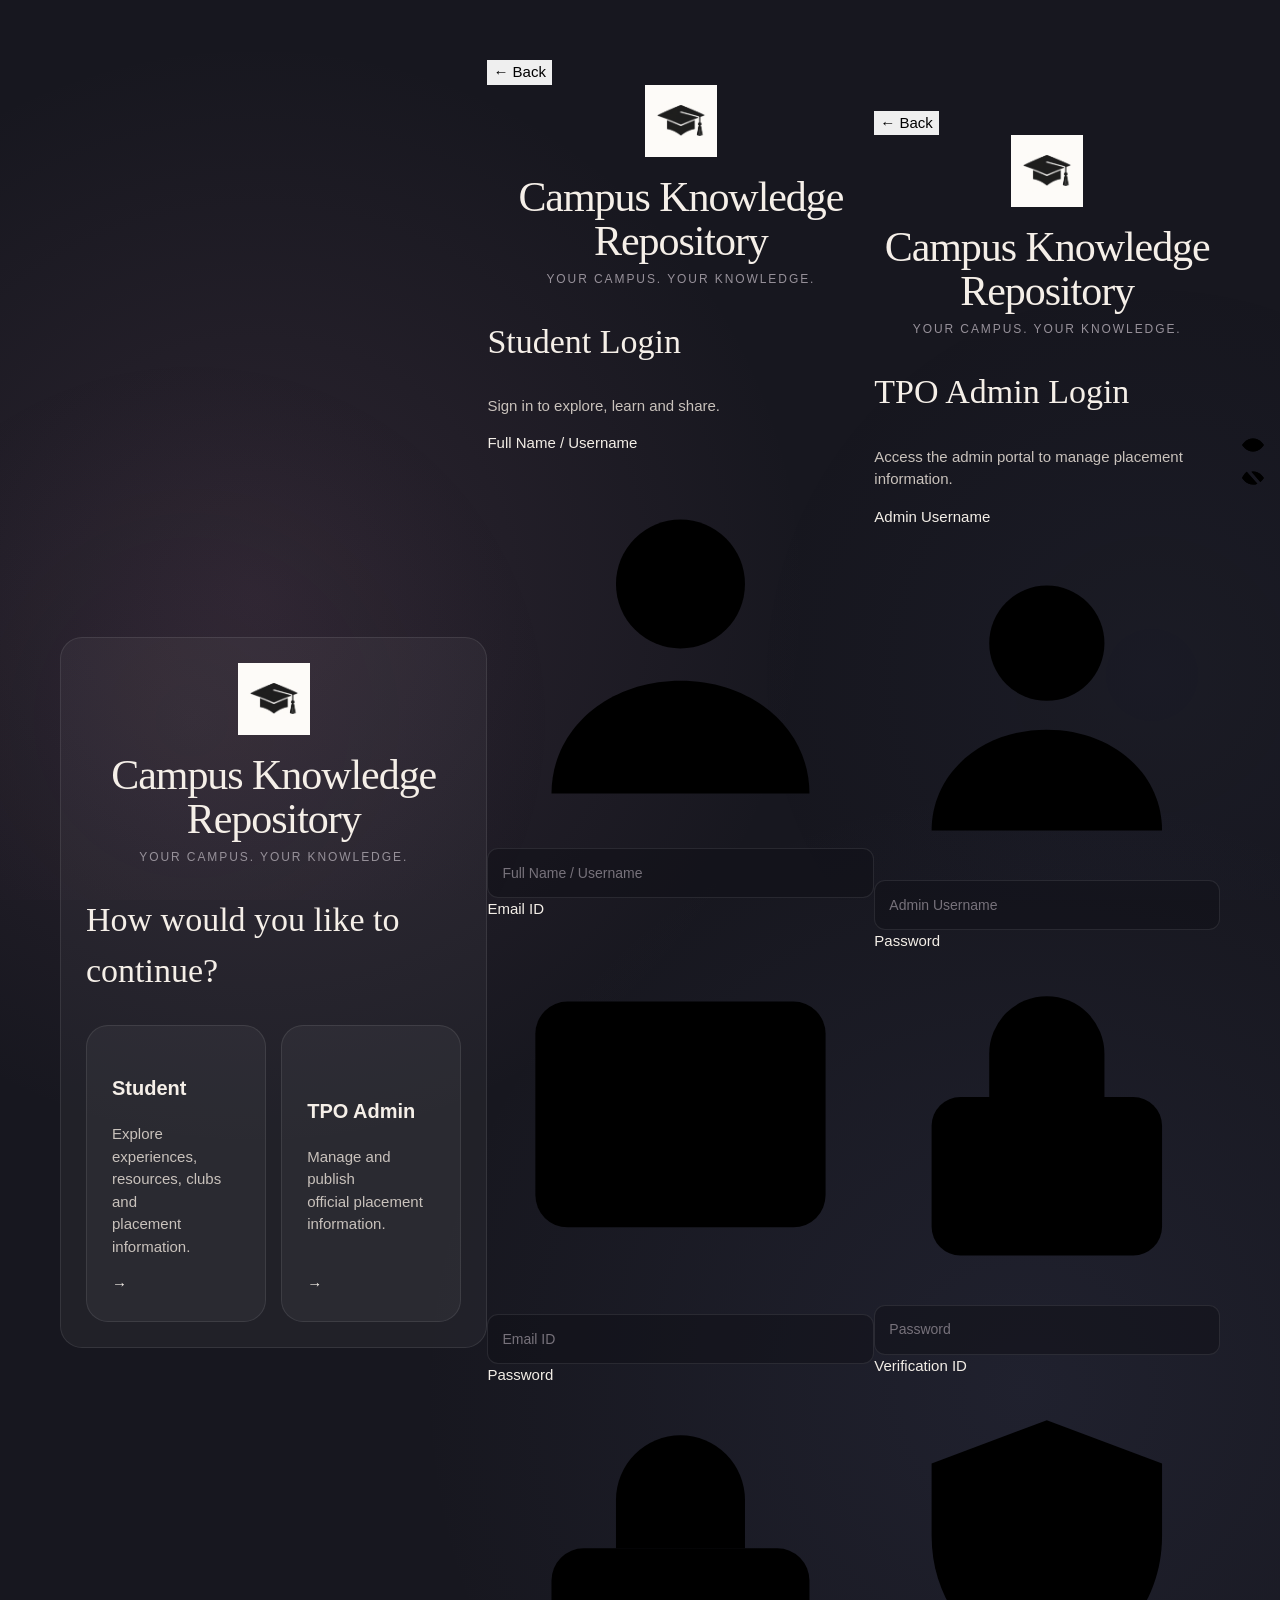
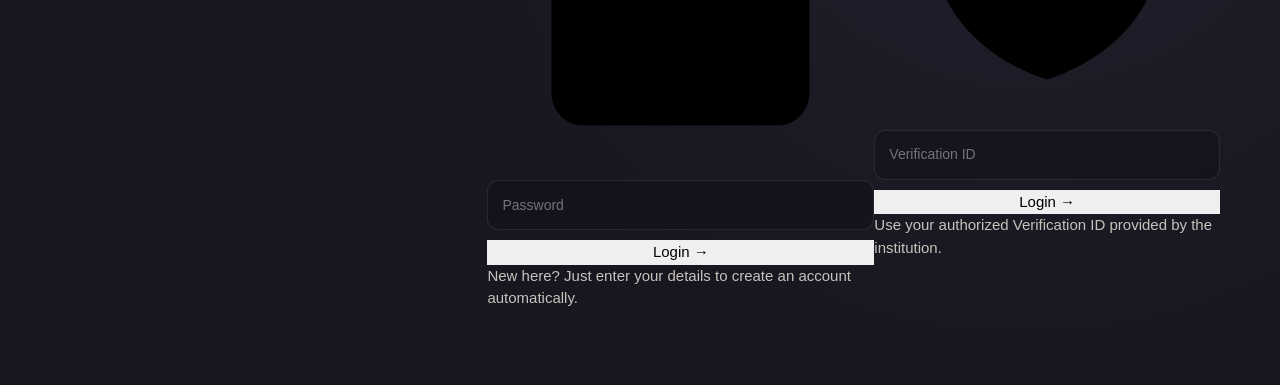
<file: DBMS mini project/index.html>
<!DOCTYPE html>
<html lang="en">
<head>
    <meta charset="UTF-8">
    <meta name="viewport" content="width=device-width, initial-scale=1.0">

    <title>Campus Knowledge Repository</title>

    <link rel="stylesheet" href="style.css">
</head>

<body class="login-page">

    <!-- =========================================================
         LOGIN PAGE BACKGROUND
         ========================================================= -->

    <div class="login-background">

        <div class="login-orb login-orb-one"></div>
        <div class="login-orb login-orb-two"></div>
        <div class="login-orb login-orb-three"></div>

        <div class="login-arc login-arc-one"></div>
        <div class="login-arc login-arc-two"></div>

    </div>


    <!-- =========================================================
         MAIN LOGIN CONTAINER
         ========================================================= -->

    <main class="login-container">


        <!-- =====================================================
             ROLE SELECTION SCREEN
             ===================================================== -->

        <section
            class="login-screen role-screen active"
            id="roleScreen"
        >

            <div class="login-glass-card role-card">

                <!-- Logo -->
                <div class="login-brand">

                    <div class="login-logo">
                        <img
                            src="assets/logo.png"
                            alt="Campus Knowledge Repository Logo"
                        >
                    </div>

                    <h1>
                        Campus Knowledge<br>
                        Repository
                    </h1>

                    <p class="login-tagline">
                        YOUR CAMPUS. YOUR KNOWLEDGE.
                    </p>

                </div>


                <div class="login-divider"></div>


                <!-- Question -->
                <h2 class="role-question">
                    How would you like to continue?
                </h2>


                <!-- Role Options -->
                <div class="role-options">


                    <!-- STUDENT -->
                    <button
                        type="button"
                        class="role-option role-option-student"
                        id="studentRoleButton"
                        data-role="student"
                    >

                        <div class="role-option-icon">

                            <svg
                                viewBox="0 0 24 24"
                                aria-hidden="true"
                            >
                                <path
                                    d="M2 10l10-5 10 5-10 5L2 10Z"
                                ></path>

                                <path
                                    d="M6 12.5V16c0 1.5 2.7 3 6 3s6-1.5 6-3v-3.5"
                                ></path>

                                <path
                                    d="M22 10v5"
                                ></path>
                            </svg>

                        </div>

                        <div class="role-option-content">

                            <h3>
                                Student
                            </h3>

                            <p>
                                Explore experiences,<br>
                                resources, clubs and<br>
                                placement information.
                            </p>

                        </div>

                        <span class="role-arrow">
                            →
                        </span>

                    </button>



                    <!-- TPO ADMIN -->
                    <button
                        type="button"
                        class="role-option role-option-tpo"
                        id="tpoRoleButton"
                        data-role="tpo"
                    >

                        <div class="role-option-icon">

                            <svg
                                viewBox="0 0 24 24"
                                aria-hidden="true"
                            >
                                <path
                                    d="M3 21h18"
                                ></path>

                                <path
                                    d="M5 21V9h14v12"
                                ></path>

                                <path
                                    d="M3 9h18L12 4 3 9Z"
                                ></path>

                                <path
                                    d="M8 13v4"
                                ></path>

                                <path
                                    d="M12 13v4"
                                ></path>

                                <path
                                    d="M16 13v4"
                                ></path>
                            </svg>

                        </div>

                        <div class="role-option-content">

                            <h3>
                                TPO Admin
                            </h3>

                            <p>
                                Manage and publish<br>
                                official placement<br>
                                information.
                            </p>

                        </div>

                        <span class="role-arrow">
                            →
                        </span>

                    </button>

                </div>

            </div>

        </section>



        <!-- =====================================================
             STUDENT LOGIN SCREEN
             ===================================================== -->

        <section
            class="login-screen student-login-screen"
            id="studentLoginScreen"
        >

            <div class="login-glass-card login-form-card">


                <!-- Back -->
                <button
                    type="button"
                    class="login-back-button"
                    id="studentBackButton"
                >
                    <span class="back-arrow">
                        ←
                    </span>

                    <span>
                        Back
                    </span>
                </button>


                <!-- Brand -->
                <div class="login-brand login-brand-small">

                    <div class="login-logo">
                        <img
                            src="assets/logo.png"
                            alt="Campus Knowledge Repository Logo"
                        >
                    </div>

                    <h1>
                        Campus Knowledge<br>
                        Repository
                    </h1>

                    <p class="login-tagline">
                        YOUR CAMPUS. YOUR KNOWLEDGE.
                    </p>

                </div>


                <div class="login-divider"></div>


                <!-- Heading -->
                <div class="login-heading">

                    <h2>
                        Student Login
                    </h2>

                    <p>
                        Sign in to explore, learn and share.
                    </p>

                </div>


                <!-- Student Login Form -->
                <form
                    id="studentLoginForm"
                    class="login-form"
                    novalidate
                >


                    <!-- Full Name / Username -->
                    <div class="login-input-group">

                        <label
                            for="studentUsername"
                            class="sr-only"
                        >
                            Full Name / Username
                        </label>

                        <div class="login-input-wrapper">

                            <span class="input-icon">

                                <svg
                                    viewBox="0 0 24 24"
                                    aria-hidden="true"
                                >
                                    <circle
                                        cx="12"
                                        cy="8"
                                        r="4"
                                    ></circle>

                                    <path
                                        d="M4 21c0-4 3.5-7 8-7s8 3 8 7"
                                    ></path>
                                </svg>

                            </span>

                            <input
                                type="text"
                                id="studentUsername"
                                name="studentUsername"
                                placeholder="Full Name / Username"
                                autocomplete="username"
                                required
                            >

                        </div>

                    </div>



                    <!-- Email -->
                    <div class="login-input-group">

                        <label
                            for="studentEmail"
                            class="sr-only"
                        >
                            Email ID
                        </label>

                        <div class="login-input-wrapper">

                            <span class="input-icon">

                                <svg
                                    viewBox="0 0 24 24"
                                    aria-hidden="true"
                                >
                                    <rect
                                        x="3"
                                        y="5"
                                        width="18"
                                        height="14"
                                        rx="2"
                                    ></rect>

                                    <path
                                        d="m3 7 9 6 9-6"
                                    ></path>
                                </svg>

                            </span>

                            <input
                                type="email"
                                id="studentEmail"
                                name="studentEmail"
                                placeholder="Email ID"
                                autocomplete="email"
                                required
                            >

                        </div>

                    </div>



                    <!-- Password -->
                    <div class="login-input-group">

                        <label
                            for="studentPassword"
                            class="sr-only"
                        >
                            Password
                        </label>

                        <div class="login-input-wrapper">

                            <span class="input-icon">

                                <svg
                                    viewBox="0 0 24 24"
                                    aria-hidden="true"
                                >
                                    <rect
                                        x="4"
                                        y="10"
                                        width="16"
                                        height="11"
                                        rx="2"
                                    ></rect>

                                    <path
                                        d="M8 10V7a4 4 0 0 1 8 0v3"
                                    ></path>
                                </svg>

                            </span>

                            <input
                                type="password"
                                id="studentPassword"
                                name="studentPassword"
                                placeholder="Password"
                                autocomplete="current-password"
                                required
                            >


                            <!-- Password Visibility -->
                            <button
                                type="button"
                                class="password-toggle"
                                id="studentPasswordToggle"
                                aria-label="Show password"
                            >

                                <svg
                                    class="eye-icon eye-open"
                                    viewBox="0 0 24 24"
                                    aria-hidden="true"
                                >
                                    <path
                                        d="M2 12s3.5-6 10-6 10 6 10 6-3.5 6-10 6S2 12 2 12Z"
                                    ></path>

                                    <circle
                                        cx="12"
                                        cy="12"
                                        r="2.5"
                                    ></circle>
                                </svg>


                                <svg
                                    class="eye-icon eye-closed"
                                    viewBox="0 0 24 24"
                                    aria-hidden="true"
                                >
                                    <path
                                        d="M3 3l18 18"
                                    ></path>

                                    <path
                                        d="M10.6 6.2A10.7 10.7 0 0 1 12 6c6.5 0 10 6 10 6a18 18 0 0 1-3.2 3.7"
                                    ></path>

                                    <path
                                        d="M6.2 6.2C3.5 8.2 2 12 2 12s3.5 6 10 6c1.5 0 2.8-.3 4-.8"
                                    ></path>
                                </svg>

                            </button>

                        </div>

                    </div>



                    <!-- Login Button -->
                    <button
                        type="submit"
                        class="login-submit-button"
                        id="studentLoginButton"
                    >

                        <span>
                            Login
                        </span>

                        <span class="submit-arrow">
                            →
                        </span>

                    </button>

                </form>


                <!-- Helper -->
                <p class="login-helper">
                    New here? Just enter your details to create an
                    account automatically.
                </p>


                <!-- Login Error -->
                <div
                    class="login-form-message error-message"
                    id="studentLoginError"
                    role="alert"
                    aria-live="polite"
                ></div>

            </div>

        </section>



        <!-- =====================================================
             TPO ADMIN LOGIN SCREEN
             ===================================================== -->

        <section
            class="login-screen tpo-login-screen"
            id="tpoLoginScreen"
        >

            <div class="login-glass-card login-form-card">


                <!-- Back -->
                <button
                    type="button"
                    class="login-back-button"
                    id="tpoBackButton"
                >
                    <span class="back-arrow">
                        ←
                    </span>

                    <span>
                        Back
                    </span>
                </button>


                <!-- Brand -->
                <div class="login-brand login-brand-small">

                    <div class="login-logo">
                        <img
                            src="assets/logo.png"
                            alt="Campus Knowledge Repository Logo"
                        >
                    </div>

                    <h1>
                        Campus Knowledge<br>
                        Repository
                    </h1>

                    <p class="login-tagline">
                        YOUR CAMPUS. YOUR KNOWLEDGE.
                    </p>

                </div>


                <div class="login-divider"></div>


                <!-- Heading -->
                <div class="login-heading">

                    <h2>
                        TPO Admin Login
                    </h2>

                    <p>
                        Access the admin portal to manage
                        placement information.
                    </p>

                </div>


                <!-- TPO Login Form -->
                <form
                    id="tpoLoginForm"
                    class="login-form"
                    novalidate
                >


                    <!-- Admin Username -->
                    <div class="login-input-group">

                        <label
                            for="tpoUsername"
                            class="sr-only"
                        >
                            Admin Username
                        </label>

                        <div class="login-input-wrapper">

                            <span class="input-icon">

                                <svg
                                    viewBox="0 0 24 24"
                                    aria-hidden="true"
                                >
                                    <circle
                                        cx="12"
                                        cy="8"
                                        r="4"
                                    ></circle>

                                    <path
                                        d="M4 21c0-4 3.5-7 8-7s8 3 8 7"
                                    ></path>
                                </svg>

                            </span>

                            <input
                                type="text"
                                id="tpoUsername"
                                name="tpoUsername"
                                placeholder="Admin Username"
                                autocomplete="username"
                                required
                            >

                        </div>

                    </div>



                    <!-- TPO Password -->
                    <div class="login-input-group">

                        <label
                            for="tpoPassword"
                            class="sr-only"
                        >
                            Password
                        </label>

                        <div class="login-input-wrapper">

                            <span class="input-icon">

                                <svg
                                    viewBox="0 0 24 24"
                                    aria-hidden="true"
                                >
                                    <rect
                                        x="4"
                                        y="10"
                                        width="16"
                                        height="11"
                                        rx="2"
                                    ></rect>

                                    <path
                                        d="M8 10V7a4 4 0 0 1 8 0v3"
                                    ></path>
                                </svg>

                            </span>

                            <input
                                type="password"
                                id="tpoPassword"
                                name="tpoPassword"
                                placeholder="Password"
                                autocomplete="current-password"
                                required
                            >


                            <!-- Password Visibility -->
                            <button
                                type="button"
                                class="password-toggle"
                                id="tpoPasswordToggle"
                                aria-label="Show password"
                            >

                                <svg
                                    class="eye-icon eye-open"
                                    viewBox="0 0 24 24"
                                    aria-hidden="true"
                                >
                                    <path
                                        d="M2 12s3.5-6 10-6 10 6 10 6-3.5 6-10 6S2 12 2 12Z"
                                    ></path>

                                    <circle
                                        cx="12"
                                        cy="12"
                                        r="2.5"
                                    ></circle>
                                </svg>


                                <svg
                                    class="eye-icon eye-closed"
                                    viewBox="0 0 24 24"
                                    aria-hidden="true"
                                >
                                    <path
                                        d="M3 3l18 18"
                                    ></path>

                                    <path
                                        d="M10.6 6.2A10.7 10.7 0 0 1 12 6c6.5 0 10 6 10 6a18 18 0 0 1-3.2 3.7"
                                    ></path>

                                    <path
                                        d="M6.2 6.2C3.5 8.2 2 12 2 12s3.5 6 10 6c1.5 0 2.8-.3 4-.8"
                                    ></path>
                                </svg>

                            </button>

                        </div>

                    </div>



                    <!-- Verification ID -->
                    <div class="login-input-group">

                        <label
                            for="tpoVerificationId"
                            class="sr-only"
                        >
                            Verification ID
                        </label>

                        <div class="login-input-wrapper">

                            <span class="input-icon">

                                <svg
                                    viewBox="0 0 24 24"
                                    aria-hidden="true"
                                >
                                    <path
                                        d="M12 3 20 6v5c0 5-3.4 8.5-8 10-4.6-1.5-8-5-8-10V6l8-3Z"
                                    ></path>

                                    <path
                                        d="m9 12 2 2 4-4"
                                    ></path>
                                </svg>

                            </span>

                            <input
                                type="text"
                                id="tpoVerificationId"
                                name="tpoVerificationId"
                                placeholder="Verification ID"
                                autocomplete="off"
                                required
                            >

                        </div>

                    </div>



                    <!-- Login -->
                    <button
                        type="submit"
                        class="login-submit-button"
                        id="tpoLoginButton"
                    >

                        <span>
                            Login
                        </span>

                        <span class="submit-arrow">
                            →
                        </span>

                    </button>

                </form>


                <!-- Helper -->
                <p class="login-helper">
                    Use your authorized Verification ID provided
                    by the institution.
                </p>


                <!-- Login Error -->
                <div
                    class="login-form-message error-message"
                    id="tpoLoginError"
                    role="alert"
                    aria-live="polite"
                ></div>

            </div>

        </section>



        <!-- =====================================================
             LOGIN STATUS OVERLAY
             ===================================================== -->

        <section
            class="login-status-layer"
            id="loginStatusLayer"
            aria-hidden="true"
        >


            <!-- ================================================
                 INCORRECT PASSWORD / LOGIN ERROR
                 ================================================ -->

            <div
                class="status-card status-error"
                id="loginErrorModal"
                role="dialog"
                aria-modal="true"
                aria-labelledby="loginErrorTitle"
            >

                <div class="status-icon status-error-icon">

                    <span>
                        !
                    </span>

                </div>

                <h2 id="loginErrorTitle">
                    Incorrect Password
                </h2>

                <p id="loginErrorText">
                    The password you entered is incorrect.
                    Please try again.
                </p>

                <button
                    type="button"
                    class="status-action-button"
                    id="tryAgainButton"
                >
                    Try Again
                </button>

            </div>



            <!-- ================================================
                 LOGIN SUCCESS
                 ================================================ -->

            <div
                class="status-card status-success"
                id="loginSuccessModal"
                role="dialog"
                aria-modal="true"
                aria-labelledby="loginSuccessTitle"
            >

                <div class="status-icon status-success-icon">

                    <span>
                        ✓
                    </span>

                </div>

                <h2 id="loginSuccessTitle">
                    Login Successful
                </h2>

                <p>
                    Welcome to Campus Knowledge
                    Repository!
                </p>

                <button
                    type="button"
                    class="status-action-button"
                    id="continueAfterLoginButton"
                >

                    <span>
                        Go to Dashboard
                    </span>

                    <span>
                        →
                    </span>

                </button>

            </div>

        </section>

    </main>


    <!-- =========================================================
         SCREEN READER SUPPORT
         ========================================================= -->

    <div
        class="sr-only"
        aria-live="polite"
        id="loginAnnouncement"
    ></div>


    <!-- =========================================================
         JAVASCRIPT
         ========================================================= -->

    <script src="script.js"></script>

</body>
</html>
</file>
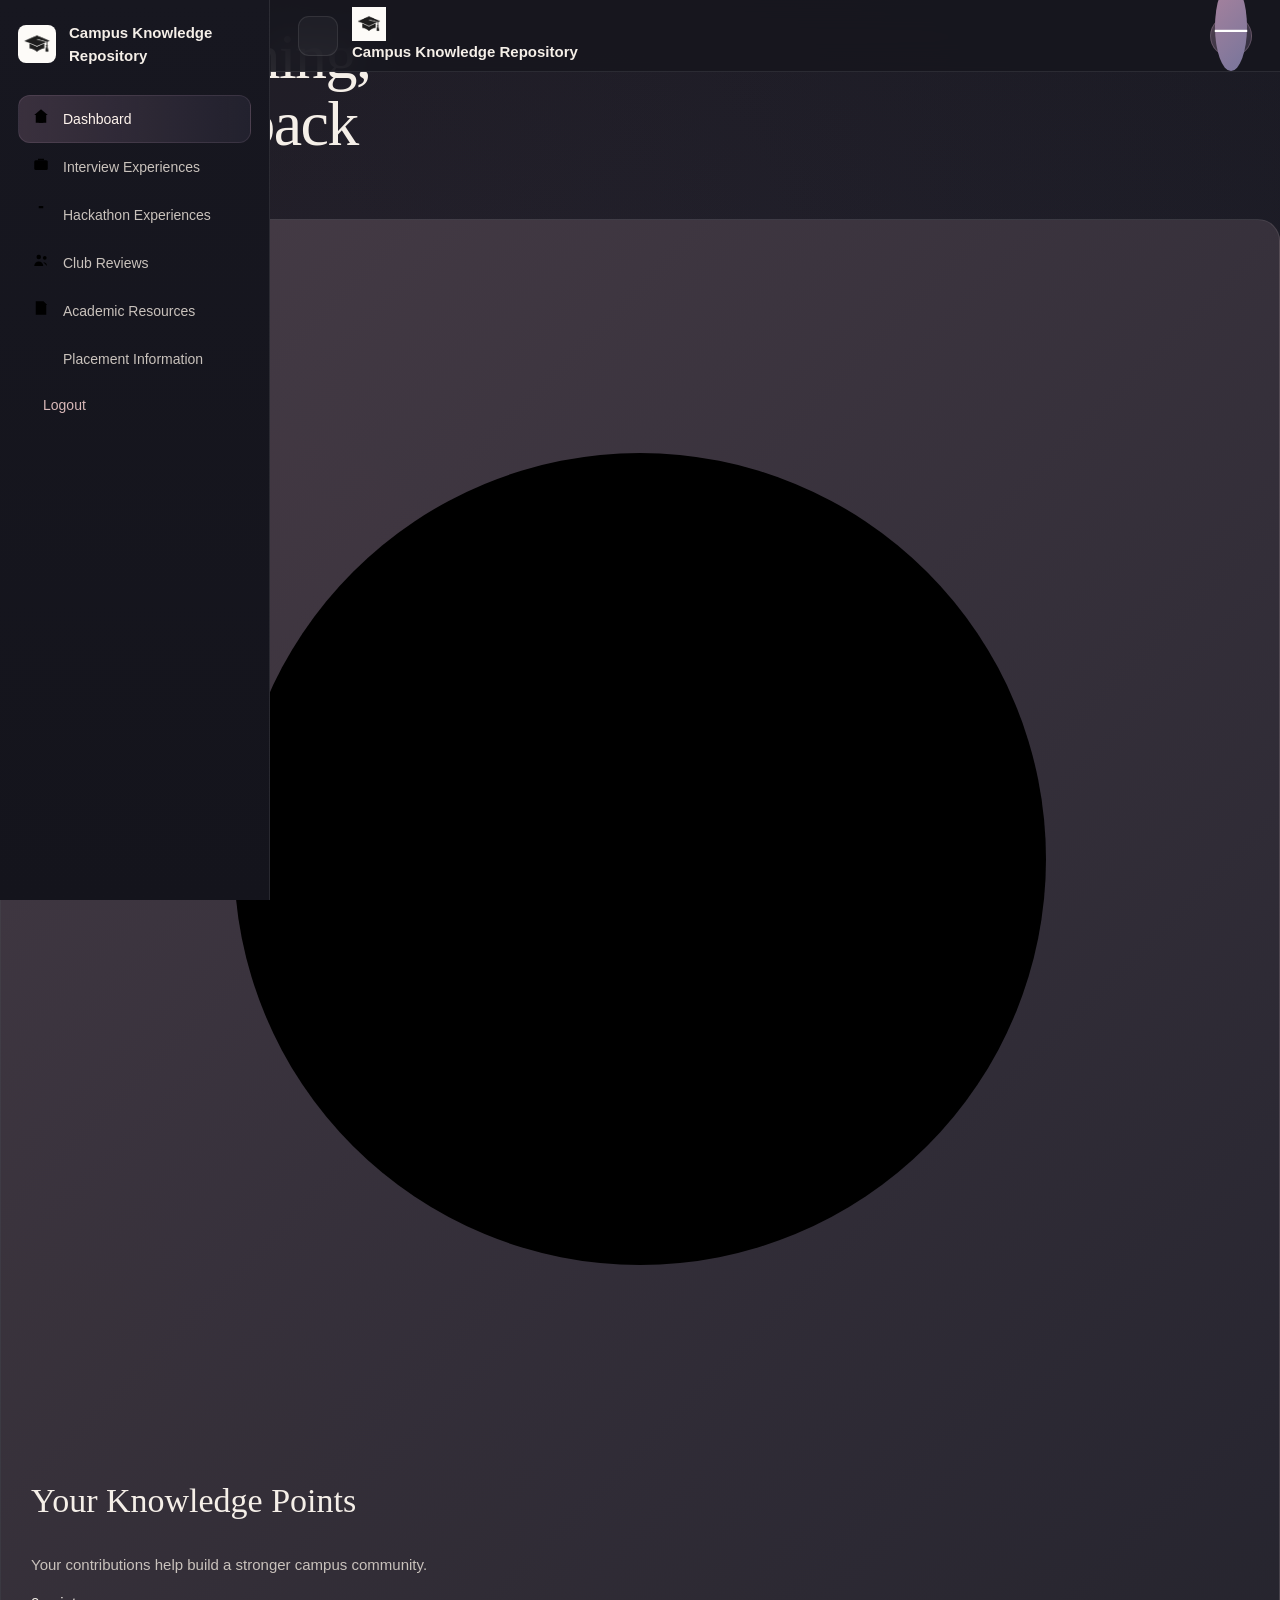
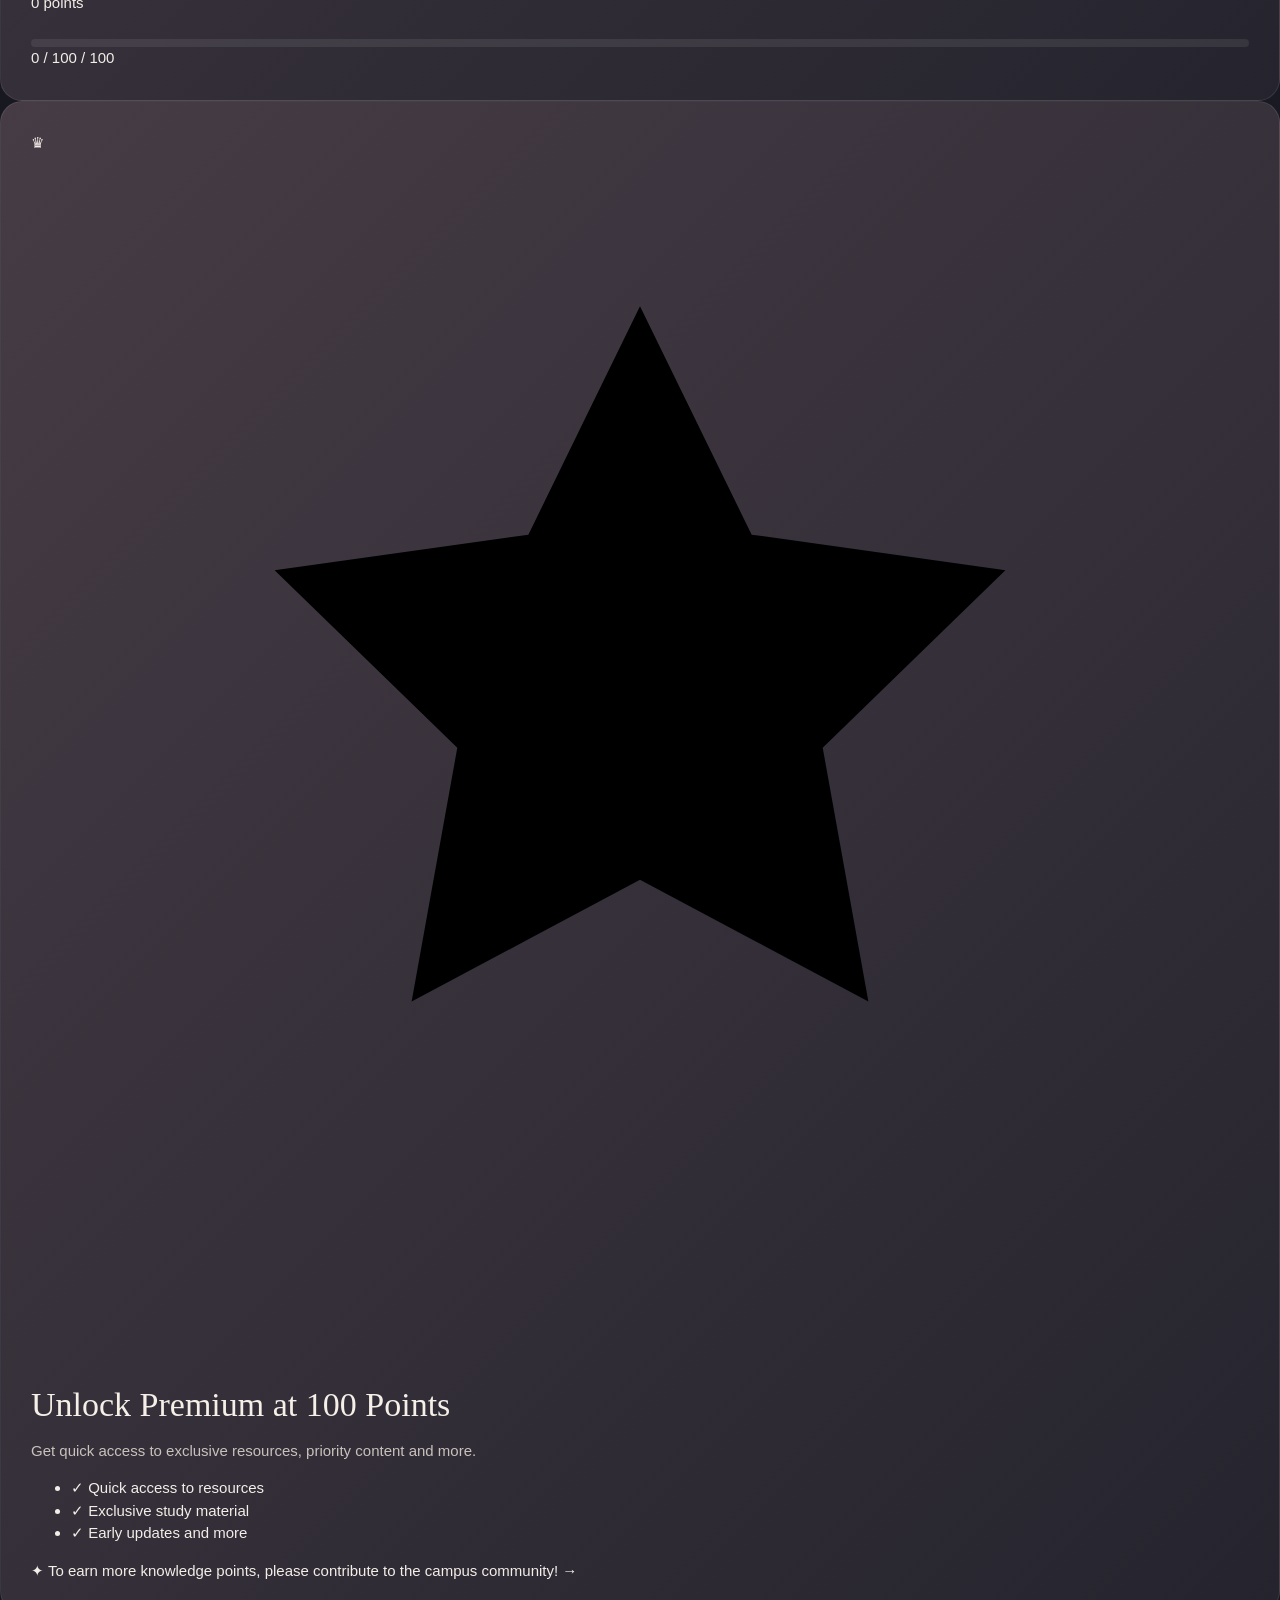
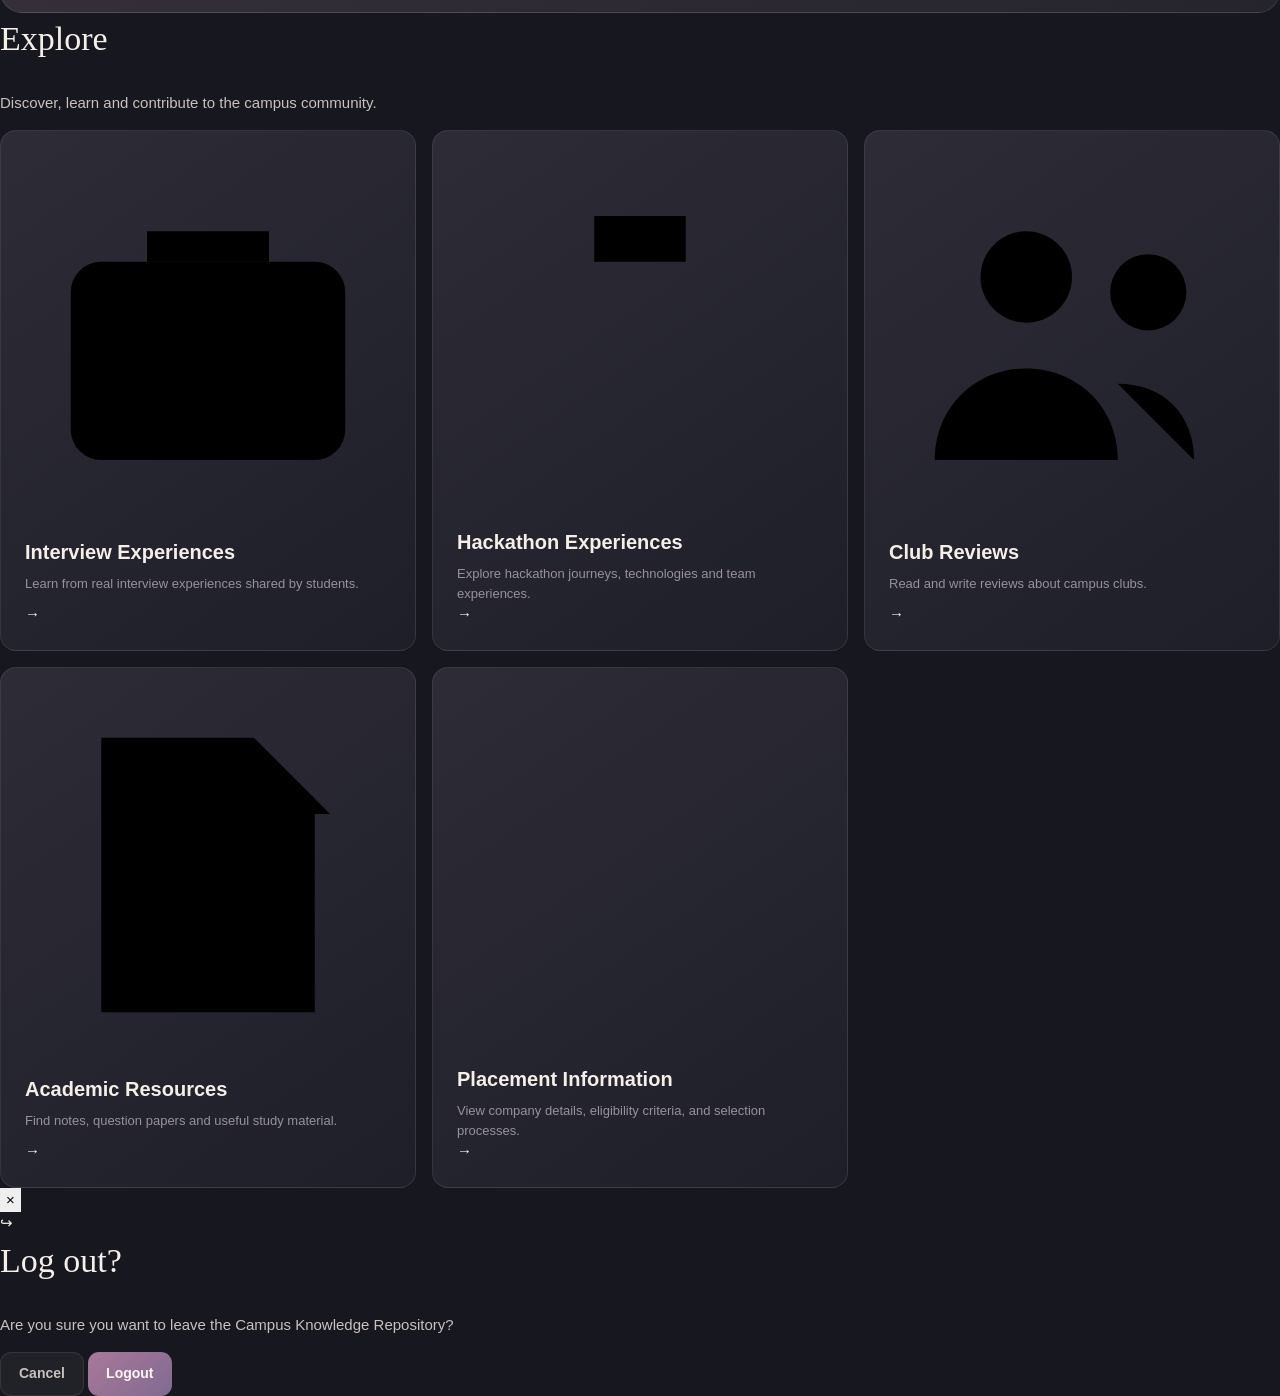
<file: DBMS mini project/dashboard.html>
<!DOCTYPE html>
<html lang="en">

<head>
    <meta charset="UTF-8">
    <meta name="viewport" content="width=device-width, initial-scale=1.0">

    <title>Dashboard | Campus Knowledge Repository</title>

    <link rel="stylesheet" href="style.css">
</head>


<body class="app-page dashboard-page">

    <!-- =========================================================
         APP BACKGROUND
         ========================================================= -->

    <div class="app-background">
        <div class="app-orb app-orb-one"></div>
        <div class="app-orb app-orb-two"></div>
        <div class="app-orb app-orb-three"></div>

        <div class="app-arc app-arc-one"></div>
        <div class="app-arc app-arc-two"></div>
    </div>


    <!-- =========================================================
         APPLICATION SHELL
         ========================================================= -->

    <div class="app-shell" id="appShell">


        <!-- =====================================================
             SIDEBAR
             ===================================================== -->

        <aside
            class="sidebar"
            id="studentSidebar"
        >

            <!-- Sidebar Brand -->
            <div class="sidebar-brand">

                <div class="sidebar-logo">
                    <img
                        src="assets/logo.png"
                        alt="Campus Knowledge Repository"
                    >
                </div>

                <div class="sidebar-brand-text">
                    <span>Campus Knowledge</span>
                    <span>Repository</span>
                </div>

            </div>


            <!-- Sidebar Navigation -->
            <nav
                class="sidebar-navigation"
                aria-label="Student navigation"
            >


                <!-- Dashboard -->
                <a
                    href="dashboard.html"
                    class="sidebar-link active"
                    data-page="dashboard"
                >

                    <span class="sidebar-link-icon">

                        <svg viewBox="0 0 24 24" aria-hidden="true">
                            <path d="M3 10.5 12 3l9 7.5"></path>
                            <path d="M5 9.5V21h14V9.5"></path>
                            <path d="M9 21v-6h6v6"></path>
                        </svg>

                    </span>

                    <span class="sidebar-link-text">
                        Dashboard
                    </span>

                </a>



                <!-- Interview Experiences -->
                <a
                    href="interview.html"
                    class="sidebar-link"
                    data-page="interview"
                >

                    <span class="sidebar-link-icon">

                        <svg viewBox="0 0 24 24" aria-hidden="true">
                            <rect
                                x="3"
                                y="7"
                                width="18"
                                height="13"
                                rx="2"
                            ></rect>

                            <path d="M8 7V5h8v2"></path>
                            <path d="M3 12h18"></path>
                            <path d="M10 12v2h4v-2"></path>
                        </svg>

                    </span>

                    <span class="sidebar-link-text">
                        Interview Experiences
                    </span>

                </a>



                <!-- Hackathon Experiences -->
                <a
                    href="hackathon.html"
                    class="sidebar-link"
                    data-page="hackathon"
                >

                    <span class="sidebar-link-icon">

                        <svg viewBox="0 0 24 24" aria-hidden="true">
                            <path d="M8 7h8"></path>
                            <path d="M9 4h6v3H9z"></path>
                            <path d="M7 7v3"></path>
                            <path d="M17 7v3"></path>
                            <path d="M6 10h12"></path>
                            <path d="M12 10v8"></path>
                            <path d="M9 21h6"></path>
                            <path d="M9 18h6"></path>
                        </svg>

                    </span>

                    <span class="sidebar-link-text">
                        Hackathon Experiences
                    </span>

                </a>



                <!-- Club Reviews -->
                <a
                    href="club.html"
                    class="sidebar-link"
                    data-page="club"
                >

                    <span class="sidebar-link-icon">

                        <svg viewBox="0 0 24 24" aria-hidden="true">
                            <circle cx="9" cy="8" r="3"></circle>
                            <circle cx="17" cy="9" r="2.5"></circle>
                            <path d="M3 20c0-3.5 2.7-6 6-6s6 2.5 6 6"></path>
                            <path d="M15 15c3 0 5 2 5 5"></path>
                        </svg>

                    </span>

                    <span class="sidebar-link-text">
                        Club Reviews
                    </span>

                </a>



                <!-- Academic Resources -->
                <a
                    href="resources.html"
                    class="sidebar-link"
                    data-page="resources"
                >

                    <span class="sidebar-link-icon">

                        <svg viewBox="0 0 24 24" aria-hidden="true">
                            <path d="M5 3h10l4 4v14H5z"></path>
                            <path d="M15 3v5h5"></path>
                            <path d="M8 12h8"></path>
                            <path d="M8 16h8"></path>
                        </svg>

                    </span>

                    <span class="sidebar-link-text">
                        Academic Resources
                    </span>

                </a>



                <!-- Placement Information -->
                <a
                    href="placement.html"
                    class="sidebar-link"
                    data-page="placement"
                >

                    <span class="sidebar-link-icon">

                        <svg viewBox="0 0 24 24" aria-hidden="true">
                            <path d="M5 20V10"></path>
                            <path d="M12 20V5"></path>
                            <path d="M19 20V8"></path>
                        </svg>

                    </span>

                    <span class="sidebar-link-text">
                        Placement Information
                    </span>

                </a>

            </nav>


            <!-- Sidebar Bottom -->
            <div class="sidebar-bottom">

                <button
                    type="button"
                    class="sidebar-logout"
                    id="logoutButton"
                >

                    <span class="sidebar-link-icon">

                        <svg viewBox="0 0 24 24" aria-hidden="true">
                            <path d="M10 5H5v14h5"></path>
                            <path d="M14 8l4 4-4 4"></path>
                            <path d="M18 12H9"></path>
                        </svg>

                    </span>

                    <span>
                        Logout
                    </span>

                </button>

            </div>

        </aside>



        <!-- =====================================================
             MAIN APPLICATION AREA
             ===================================================== -->

        <div class="app-main">


            <!-- =================================================
                 TOP BAR
                 ================================================= -->

            <header class="topbar">

                <div class="topbar-left">


                    <!-- Hamburger -->
                    <button
                        type="button"
                        class="menu-button"
                        id="sidebarToggle"
                        aria-label="Toggle navigation"
                        aria-expanded="true"
                    >

                        <span></span>
                        <span></span>
                        <span></span>

                    </button>


                    <!-- Logo -->
                    <a
                        href="dashboard.html"
                        class="topbar-brand"
                        aria-label="Campus Knowledge Repository home"
                    >

                        <span class="topbar-logo">

                            <img
                                src="assets/logo.png"
                                alt=""
                            >

                        </span>

                        <span class="topbar-brand-text">
                            Campus Knowledge Repository
                        </span>

                    </a>

                </div>


                <!-- Topbar Right -->
                <div class="topbar-right">


                    <!-- Profile -->
                    <button
                        type="button"
                        class="profile-button"
                        id="profileButton"
                        aria-label="Open profile"
                    >

                        <span
                            class="profile-avatar"
                            id="topbarProfileAvatar"
                        >
                            <span id="topbarInitial">
                                —
                            </span>
                        </span>

                    </button>

                </div>

            </header>



            <!-- =================================================
                 DASHBOARD CONTENT
                 ================================================= -->

            <main class="dashboard-content">


                <!-- =============================================
                     WELCOME SECTION
                     ============================================= -->

                <section class="dashboard-welcome">

                    <p class="dashboard-eyebrow">
                        CAMPUS KNOWLEDGE
                    </p>

                    <h1>
                        Good morning,
                        <br>

                        <span id="dashboardStudentName">
                            <span class="dynamic-placeholder"></span>
                        </span>
                    </h1>

                    <p class="dashboard-subtitle">
                        Explore. Learn. Share.
                    </p>

                </section>



                <!-- =============================================
                     KNOWLEDGE + PREMIUM
                     ============================================= -->

                <section class="dashboard-highlight-grid">


                    <!-- Knowledge Points -->
                    <article class="knowledge-card dashboard-glass-card">

                        <div class="knowledge-card-top">

                            <div class="dashboard-card-icon">

                                <svg viewBox="0 0 24 24" aria-hidden="true">
                                    <circle
                                        cx="12"
                                        cy="12"
                                        r="8"
                                    ></circle>

                                    <path
                                        d="m12 7 1.6 3.3L17 11l-2.5 2.4.6 3.5-3.1-1.7-3.1 1.7.6-3.5L7 11l3.4-.7L12 7Z"
                                    ></path>
                                </svg>

                            </div>

                            <div>

                                <h2>
                                    Your Knowledge Points
                                </h2>

                                <p>
                                    Your contributions help build a stronger
                                    campus community.
                                </p>

                            </div>

                        </div>


                        <div class="knowledge-value-row">

                            <span
                                class="knowledge-value"
                                id="knowledgePoints"
                            >
                                0
                            </span>

                            <span class="knowledge-label">
                                points
                            </span>

                        </div>


                        <div class="knowledge-progress-row">

                            <div class="knowledge-progress">

                                <div
                                    class="knowledge-progress-fill"
                                    id="knowledgeProgress"
                                    style="width: 0%;"
                                ></div>

                            </div>

                            <span>
                                <span id="knowledgeProgressValue">
                                    0
                                </span>
                                / 100
                            </span>

                        </div>

                    </article>



                    <!-- Premium -->
                    <article class="premium-card dashboard-glass-card">

                        <div class="premium-decoration">
                            ♛
                        </div>

                        <div class="premium-card-content">

                            <div class="premium-heading-row">

                                <div class="premium-icon">

                                    <svg viewBox="0 0 24 24" aria-hidden="true">
                                        <path
                                            d="m12 3 2.2 4.5 5 .7-3.6 3.5.9 5-4.5-2.4-4.5 2.4.9-5-3.6-3.5 5-.7L12 3Z"
                                        ></path>
                                    </svg>

                                </div>

                                <h2>
                                    Unlock Premium at 100 Points
                                </h2>

                            </div>


                            <p>
                                Get quick access to exclusive resources,
                                priority content and more.
                            </p>


                            <ul class="premium-benefits">

                                <li>
                                    <span class="benefit-check">
                                        ✓
                                    </span>

                                    Quick access to resources
                                </li>

                                <li>
                                    <span class="benefit-check">
                                        ✓
                                    </span>

                                    Exclusive study material
                                </li>

                                <li>
                                    <span class="benefit-check">
                                        ✓
                                    </span>

                                    Early updates and more
                                </li>

                            </ul>


                            <div class="premium-contribution">

                                <span class="premium-contribution-icon">
                                    ✦
                                </span>

                                <span>
                                    To earn more knowledge points,
                                    please contribute to the campus community!
                                </span>

                                <span class="premium-arrow">
                                    →
                                </span>

                            </div>

                        </div>

                    </article>

                </section>



                <!-- =============================================
                     EXPLORE
                     ============================================= -->

                <section class="dashboard-explore">

                    <div class="section-heading">

                        <h2>
                            Explore
                        </h2>

                        <p>
                            Discover, learn and contribute to the
                            campus community.
                        </p>

                    </div>


                    <div class="explore-grid">


                        <!-- Interview -->
                        <a
                            href="interview.html"
                            class="explore-card"
                            data-destination="interview.html"
                        >

                            <div class="explore-icon">

                                <svg viewBox="0 0 24 24" aria-hidden="true">
                                    <rect
                                        x="3"
                                        y="7"
                                        width="18"
                                        height="13"
                                        rx="2"
                                    ></rect>

                                    <path d="M8 7V5h8v2"></path>
                                    <path d="M3 12h18"></path>
                                    <path d="M10 12v2h4v-2"></path>
                                </svg>

                            </div>

                            <div class="explore-card-content">

                                <h3>
                                    Interview Experiences
                                </h3>

                                <p>
                                    Learn from real interview
                                    experiences shared by students.
                                </p>

                            </div>

                            <span class="explore-arrow">
                                →
                            </span>

                        </a>



                        <!-- Hackathon -->
                        <a
                            href="hackathon.html"
                            class="explore-card"
                            data-destination="hackathon.html"
                        >

                            <div class="explore-icon">

                                <svg viewBox="0 0 24 24" aria-hidden="true">
                                    <path d="M8 7h8"></path>
                                    <path d="M9 4h6v3H9z"></path>
                                    <path d="M7 7v3"></path>
                                    <path d="M17 7v3"></path>
                                    <path d="M6 10h12"></path>
                                    <path d="M12 10v8"></path>
                                    <path d="M9 21h6"></path>
                                </svg>

                            </div>

                            <div class="explore-card-content">

                                <h3>
                                    Hackathon Experiences
                                </h3>

                                <p>
                                    Explore hackathon journeys,
                                    technologies and team experiences.
                                </p>

                            </div>

                            <span class="explore-arrow">
                                →
                            </span>

                        </a>



                        <!-- Club Reviews -->
                        <a
                            href="club.html"
                            class="explore-card"
                            data-destination="club.html"
                        >

                            <div class="explore-icon">

                                <svg viewBox="0 0 24 24" aria-hidden="true">
                                    <circle cx="9" cy="8" r="3"></circle>
                                    <circle cx="17" cy="9" r="2.5"></circle>
                                    <path d="M3 20c0-3.5 2.7-6 6-6s6 2.5 6 6"></path>
                                    <path d="M15 15c3 0 5 2 5 5"></path>
                                </svg>

                            </div>

                            <div class="explore-card-content">

                                <h3>
                                    Club Reviews
                                </h3>

                                <p>
                                    Read and write reviews about
                                    campus clubs.
                                </p>

                            </div>

                            <span class="explore-arrow">
                                →
                            </span>

                        </a>



                        <!-- Academic Resources -->
                        <a
                            href="resources.html"
                            class="explore-card"
                            data-destination="resources.html"
                        >

                            <div class="explore-icon">

                                <svg viewBox="0 0 24 24" aria-hidden="true">
                                    <path d="M5 3h10l4 4v14H5z"></path>
                                    <path d="M15 3v5h5"></path>
                                    <path d="M8 12h8"></path>
                                    <path d="M8 16h8"></path>
                                </svg>

                            </div>

                            <div class="explore-card-content">

                                <h3>
                                    Academic Resources
                                </h3>

                                <p>
                                    Find notes, question papers
                                    and useful study material.
                                </p>

                            </div>

                            <span class="explore-arrow">
                                →
                            </span>

                        </a>



                        <!-- Placement -->
                        <a
                            href="placement.html"
                            class="explore-card"
                            data-destination="placement.html"
                        >

                            <div class="explore-icon">

                                <svg viewBox="0 0 24 24" aria-hidden="true">
                                    <path d="M5 20V10"></path>
                                    <path d="M12 20V5"></path>
                                    <path d="M19 20V8"></path>
                                </svg>

                            </div>

                            <div class="explore-card-content">

                                <h3>
                                    Placement Information
                                </h3>

                                <p>
                                    View company details, eligibility
                                    criteria, and selection processes.
                                </p>

                            </div>

                            <span class="explore-arrow">
                                →
                            </span>

                        </a>

                    </div>

                </section>

            </main>

        </div>

    </div>


    <!-- =========================================================
         LOGOUT CONFIRMATION
         ========================================================= -->

    <div
        class="app-modal-layer"
        id="logoutModal"
        aria-hidden="true"
    >

        <div class="app-modal">

            <button
                type="button"
                class="modal-close-button"
                id="logoutModalClose"
                aria-label="Close"
            >
                ×
            </button>

            <div class="modal-icon">
                ↪
            </div>

            <h2>
                Log out?
            </h2>

            <p>
                Are you sure you want to leave the
                Campus Knowledge Repository?
            </p>

            <div class="modal-actions">

                <button
                    type="button"
                    class="secondary-button"
                    id="cancelLogout"
                >
                    Cancel
                </button>

                <button
                    type="button"
                    class="primary-button"
                    id="confirmLogout"
                >
                    Logout
                </button>

            </div>

        </div>

    </div>


    <!-- =========================================================
         JAVASCRIPT
         ========================================================= -->

    <script src="script.js"></script>

</body>

</html>
</file>
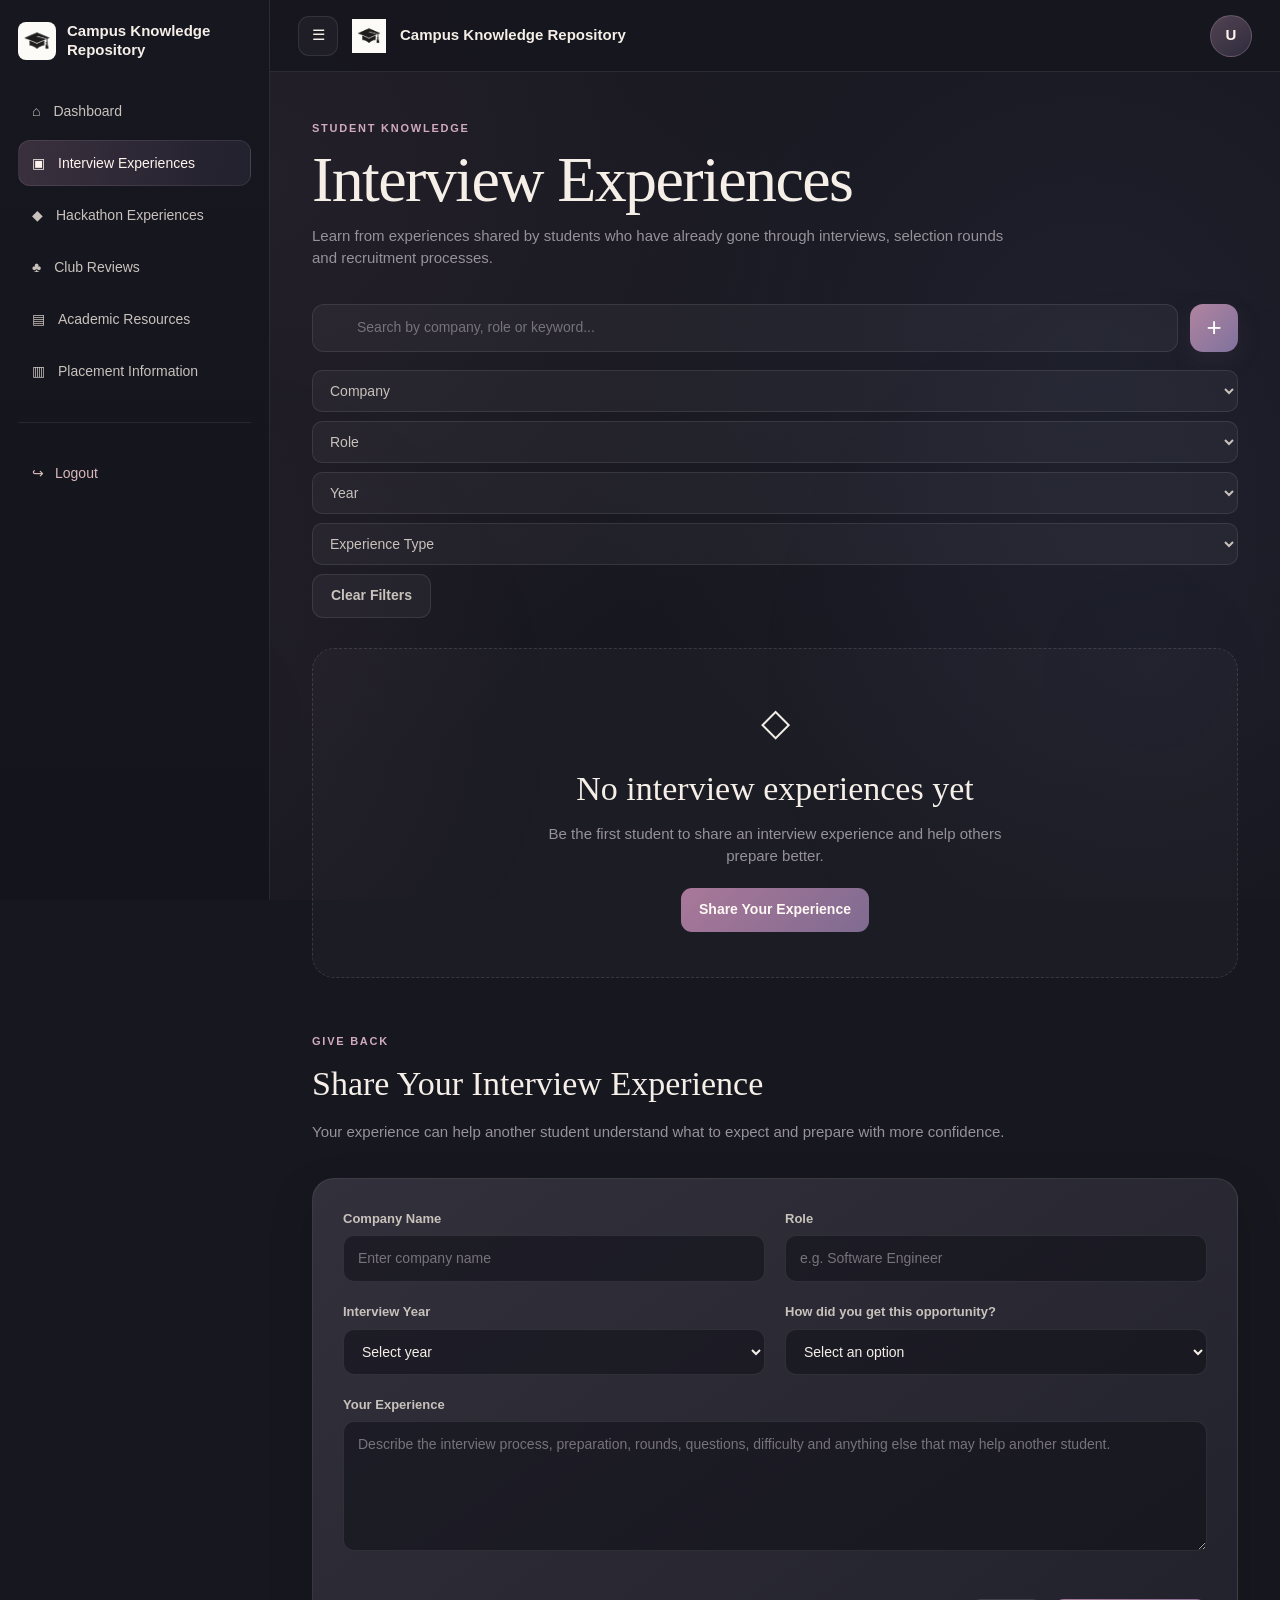
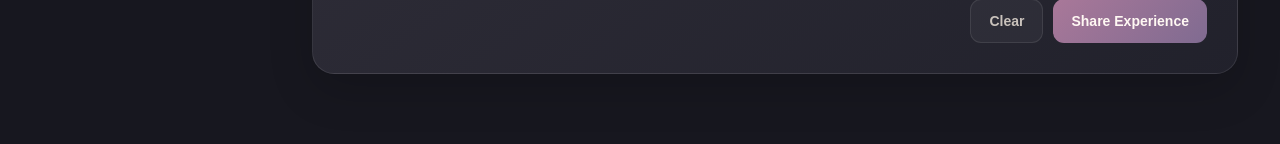
<file: DBMS mini project/interview.html>
<!DOCTYPE html>
<html lang="en">
<head>
    <meta charset="UTF-8">

    <meta
        name="viewport"
        content="width=device-width, initial-scale=1.0"
    >

    <title>Interview Experiences | Campus Knowledge Repository</title>

    <link
        rel="stylesheet"
        href="style.css"
    >
</head>

<body>

<div class="app-shell">


    <!-- =====================================================
         SIDEBAR
         ===================================================== -->

    <aside
        class="sidebar"
        id="studentSidebar"
    >

        <div class="sidebar-brand">

            <img
                src="assets/logo.png"
                alt="Campus Knowledge Repository"
            >

            <span class="brand-title">
                Campus Knowledge Repository
            </span>

        </div>


        <nav class="sidebar-nav">

            <a
                href="dashboard.html"
                class="sidebar-link"
            >
                <span>⌂</span>
                <span>Dashboard</span>
            </a>


            <a
                href="interview.html"
                class="sidebar-link active"
                aria-current="page"
            >
                <span>▣</span>
                <span>Interview Experiences</span>
            </a>


            <a
                href="hackathon.html"
                class="sidebar-link"
            >
                <span>◆</span>
                <span>Hackathon Experiences</span>
            </a>


            <a
                href="club.html"
                class="sidebar-link"
            >
                <span>♣</span>
                <span>Club Reviews</span>
            </a>


            <a
                href="resources.html"
                class="sidebar-link"
            >
                <span>▤</span>
                <span>Academic Resources</span>
            </a>


            <a
                href="placement.html"
                class="sidebar-link"
            >
                <span>▥</span>
                <span>Placement Information</span>
            </a>


            <div class="sidebar-divider"></div>


            <button
                type="button"
                class="sidebar-link"
                id="logoutButton"
            >
                <span>↪</span>
                <span>Logout</span>
            </button>

        </nav>

    </aside>



    <!-- =====================================================
         TOPBAR
         ===================================================== -->

    <header class="topbar">

        <div class="topbar-left">

            <button
                type="button"
                class="sidebar-toggle"
                id="sidebarToggle"
                aria-label="Open navigation"
            >
                ☰
            </button>


            <img
                src="assets/logo.png"
                alt=""
                class="topbar-logo"
            >


            <span class="topbar-title">
                Campus Knowledge Repository
            </span>

        </div>


        <div class="topbar-right">

            <button
                type="button"
                class="profile-button"
                id="profileButton"
                aria-label="Open profile"
            >
                <span>U</span>
            </button>

        </div>

    </header>



    <!-- =====================================================
         MAIN CONTENT
         ===================================================== -->

    <main class="main-content">

        <div class="page-container">


            <!-- =================================================
                 PAGE HEADER
                 ================================================= -->

            <section class="page-header">

                <div class="page-eyebrow">
                    Student Knowledge
                </div>

                <h1>
                    Interview Experiences
                </h1>

                <p>
                    Learn from experiences shared by students who
                    have already gone through interviews, selection
                    rounds and recruitment processes.
                </p>

            </section>



            <!-- =================================================
                 SEARCH + ADD
                 ================================================= -->

            <section class="content-toolbar">

                <div class="search-box">

                    <input
                        type="search"
                        id="interviewSearch"
                        placeholder="Search by company, role or keyword..."
                        autocomplete="off"
                    >

                </div>


                <button
                    type="button"
                    id="interviewAddButton"
                    class="add-button"
                    aria-label="Share your interview experience"
                    title="Share your interview experience"
                >
                    +
                </button>

            </section>



            <!-- =================================================
                 FILTERS
                 ================================================= -->

            <section class="filters-row">

                <select
                    id="interviewCompanyFilter"
                    class="filter-control"
                    aria-label="Filter by company"
                >

                    <option value="">
                        Company
                    </option>

                </select>


                <select
                    id="interviewRoleFilter"
                    class="filter-control"
                    aria-label="Filter by role"
                >

                    <option value="">
                        Role
                    </option>

                </select>


                <select
                    id="interviewYearFilter"
                    class="filter-control"
                    aria-label="Filter by year"
                >

                    <option value="">
                        Year
                    </option>

                </select>


                <select
                    id="interviewTypeFilter"
                    class="filter-control"
                    aria-label="Filter by experience type"
                >

                    <option value="">
                        Experience Type
                    </option>

                </select>


                <button
                    type="button"
                    id="clearInterviewFilters"
                    class="secondary-button"
                >
                    Clear Filters
                </button>

            </section>



            <!-- =================================================
                 EXPERIENCE LIST
                 ================================================= -->

            <section>

                <!-- EMPTY STATE -->

                <div
                    class="empty-state"
                    id="interviewEmptyState"
                >

                    <div
                        style="
                            font-size: 38px;
                            margin-bottom: 12px;
                        "
                        aria-hidden="true"
                    >
                        ◇
                    </div>


                    <h2>
                        No interview experiences yet
                    </h2>


                    <p>
                        Be the first student to share an interview
                        experience and help others prepare better.
                    </p>


                    <button
                        type="button"
                        id="emptyInterviewShareButton"
                        class="primary-button"
                    >
                        Share Your Experience
                    </button>

                </div>


                <!--
                    Real records from MySQL will be inserted here
                    later through Flask.

                    There are intentionally NO dummy records.
                -->

                <div
                    class="card-grid"
                    id="interviewCardGrid"
                ></div>

            </section>



            <!-- =================================================
                 SHARE EXPERIENCE
                 ================================================= -->

            <section
                id="shareInterviewSection"
                style="
                    margin-top: 55px;
                "
            >

                <div class="page-header">

                    <div class="page-eyebrow">
                        Give Back
                    </div>

                    <h2>
                        Share Your Interview Experience
                    </h2>

                    <p>
                        Your experience can help another student
                        understand what to expect and prepare with
                        more confidence.
                    </p>

                </div>


                <form
                    id="interviewForm"
                    class="form-card"
                >

                    <div class="form-grid">


                        <!-- COMPANY -->

                        <div class="form-field">

                            <label for="interviewCompany">
                                Company Name
                            </label>

                            <input
                                type="text"
                                id="interviewCompany"
                                name="company"
                                placeholder="Enter company name"
                                autocomplete="organization"
                                required
                            >

                        </div>


                        <!-- ROLE -->

                        <div class="form-field">

                            <label for="interviewRole">
                                Role
                            </label>

                            <input
                                type="text"
                                id="interviewRole"
                                name="role"
                                placeholder="e.g. Software Engineer"
                                required
                            >

                        </div>


                        <!-- YEAR -->

                        <div class="form-field">

                            <label for="interviewYear">
                                Interview Year
                            </label>

                            <select
                                id="interviewYear"
                                name="year"
                                required
                            >

                                <option value="">
                                    Select year
                                </option>

                                <option value="2026">
                                    2026
                                </option>

                                <option value="2025">
                                    2025
                                </option>

                                <option value="2024">
                                    2024
                                </option>

                                <option value="2023">
                                    2023
                                </option>

                                <option value="2022">
                                    2022
                                </option>

                            </select>

                        </div>


                        <!-- OPPORTUNITY -->

                        <div class="form-field">

                            <label for="interviewOpportunity">
                                How did you get this opportunity?
                            </label>

                            <select
                                id="interviewOpportunity"
                                name="opportunity"
                                required
                            >

                                <option value="">
                                    Select an option
                                </option>

                                <option value="College TPO">
                                    College TPO
                                </option>

                                <option value="LinkedIn">
                                    LinkedIn
                                </option>

                                <option value="Social Media">
                                    Social Media
                                </option>

                                <option value="Cold Email">
                                    Cold Email
                                </option>

                                <option value="Referral">
                                    Referral
                                </option>

                                <option value="Other">
                                    Other
                                </option>

                            </select>

                        </div>


                        <!-- EXPERIENCE -->

                        <div class="form-field full-width">

                            <label for="interviewExperience">
                                Your Experience
                            </label>

                            <textarea
                                id="interviewExperience"
                                name="experience"
                                placeholder="Describe the interview process, preparation, rounds, questions, difficulty and anything else that may help another student."
                                required
                            ></textarea>

                        </div>


                        <!-- STATUS -->

                        <div class="form-field full-width">

                            <div
                                class="form-status"
                                aria-live="polite"
                            ></div>

                        </div>


                        <!-- BUTTONS -->

                        <div class="form-actions">

                            <button
                                type="reset"
                                class="secondary-button"
                            >
                                Clear
                            </button>


                            <button
                                type="submit"
                                class="primary-button"
                            >
                                Share Experience
                            </button>

                        </div>

                    </div>

                </form>

            </section>

        </div>

    </main>



    <!-- =====================================================
         INTERVIEW DETAILS MODAL
         ===================================================== -->

    <div
        class="modal-overlay"
        id="interviewDetailsModal"
        aria-hidden="true"
    >

        <div
            class="modal modal-large"
            role="dialog"
            aria-modal="true"
            aria-labelledby="interviewDetailsTitle"
        >

            <div
                style="
                    display:flex;
                    align-items:flex-start;
                    justify-content:space-between;
                    gap:20px;
                    margin-bottom:25px;
                "
            >

                <div>

                    <div class="page-eyebrow">
                        Interview Experience
                    </div>

                    <h2 id="interviewDetailsTitle">
                        Interview Details
                    </h2>

                </div>


                <button
                    type="button"
                    class="modal-close"
                    id="closeInterviewDetails"
                    aria-label="Close"
                >
                    ×
                </button>

            </div>


            <div
                id="interviewDetailsContent"
            >

                <p>
                    Interview details will appear here when
                    records are loaded from the database.
                </p>

            </div>


            <div
                style="
                    display:flex;
                    justify-content:flex-end;
                    margin-top:25px;
                "
            >

                <button
                    type="button"
                    class="secondary-button"
                    id="closeInterviewDetailsBottom"
                >
                    Close
                </button>

            </div>

        </div>

    </div>



    <!-- =====================================================
         LOGOUT MODAL
         ===================================================== -->

    <div
        class="modal-overlay"
        id="logoutModal"
        aria-hidden="true"
    >

        <div
            class="modal modal-small"
            role="dialog"
            aria-modal="true"
            aria-labelledby="logoutTitle"
        >

            <h2 id="logoutTitle">
                Log out?
            </h2>

            <p>
                Are you sure you want to leave the Campus
                Knowledge Repository?
            </p>


            <div class="form-actions">

                <button
                    type="button"
                    class="secondary-button"
                    id="cancelLogout"
                >
                    Cancel
                </button>


                <button
                    type="button"
                    class="primary-button"
                    id="confirmLogout"
                >
                    Logout
                </button>

            </div>

        </div>

    </div>



</div>


<!-- =========================================================
     JAVASCRIPT
     ========================================================= -->

<script src="script.js"></script>

</body>
</html>
</file>
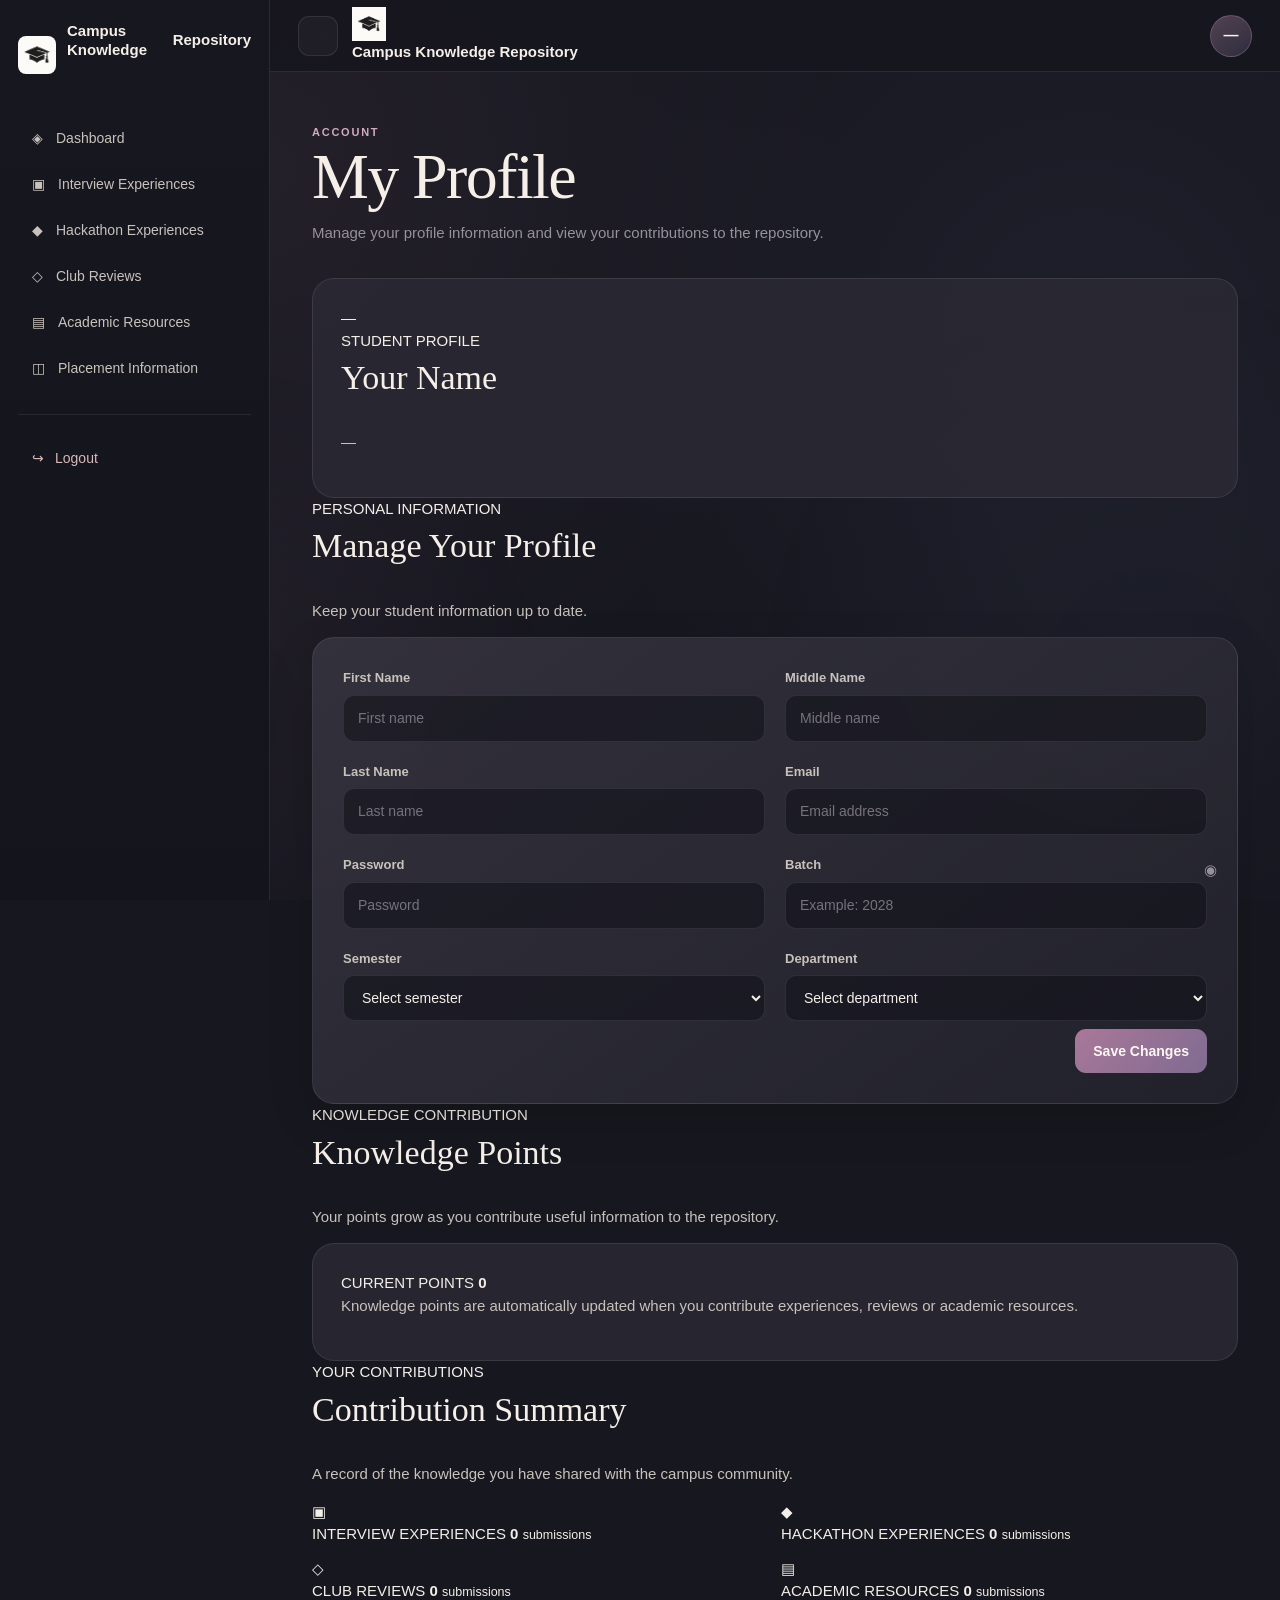
<file: DBMS mini project/profile.html>
<!DOCTYPE html>
<html lang="en">
<head>
    <meta charset="UTF-8">
    <meta name="viewport" content="width=device-width, initial-scale=1.0">

    <title>My Profile | Campus Knowledge Repository</title>

    <link rel="stylesheet" href="style.css">
</head>

<body class="app-page profile-page">

    <div class="app-shell" id="appShell">

        <!-- =========================
             STUDENT SIDEBAR
        ========================== -->
        <aside class="sidebar" id="studentSidebar">

            <div class="sidebar-header">

                <div class="brand-mark">
                    <img src="assets/logo.png"
                         alt="Campus Knowledge Repository Logo">
                </div>

                <div class="sidebar-brand">
                    <span class="sidebar-brand-title">
                        Campus Knowledge
                    </span>

                    <span class="sidebar-brand-subtitle">
                        Repository
                    </span>
                </div>

            </div>


            <nav class="sidebar-navigation">

                <a href="dashboard.html"
                   class="sidebar-link">

                    <span class="sidebar-link-icon">
                        ◈
                    </span>

                    <span>
                        Dashboard
                    </span>

                </a>


                <a href="interview.html"
                   class="sidebar-link">

                    <span class="sidebar-link-icon">
                        ▣
                    </span>

                    <span>
                        Interview Experiences
                    </span>

                </a>


                <a href="hackathon.html"
                   class="sidebar-link">

                    <span class="sidebar-link-icon">
                        ◆
                    </span>

                    <span>
                        Hackathon Experiences
                    </span>

                </a>


                <a href="club.html"
                   class="sidebar-link">

                    <span class="sidebar-link-icon">
                        ◇
                    </span>

                    <span>
                        Club Reviews
                    </span>

                </a>


                <a href="resources.html"
                   class="sidebar-link">

                    <span class="sidebar-link-icon">
                        ▤
                    </span>

                    <span>
                        Academic Resources
                    </span>

                </a>


                <a href="placement.html"
                   class="sidebar-link">

                    <span class="sidebar-link-icon">
                        ◫
                    </span>

                    <span>
                        Placement Information
                    </span>

                </a>

            </nav>


            <div class="sidebar-divider"></div>


            <div class="sidebar-bottom">

                <button class="sidebar-link sidebar-logout"
                        id="logoutButton"
                        type="button">

                    <span class="sidebar-link-icon">
                        ↪
                    </span>

                    <span>
                        Logout
                    </span>

                </button>

            </div>

        </aside>


        <!-- =========================
             MAIN CONTENT
        ========================== -->
        <main class="main-content">

            <!-- TOPBAR -->
            <header class="topbar">

                <div class="topbar-left">

                    <button class="icon-button sidebar-toggle"
                            id="sidebarToggle"
                            type="button"
                            aria-label="Toggle navigation">

                        <span></span>
                        <span></span>
                        <span></span>

                    </button>


                    <div class="topbar-brand">

                        <img src="assets/logo.png"
                             alt="Campus Knowledge Repository Logo">

                        <span>
                            Campus Knowledge Repository
                        </span>

                    </div>

                </div>


                <div class="topbar-right">

                    <button class="profile-button"
                            id="profileButton"
                            type="button"
                            aria-label="My Profile">

                        <span id="topbarProfileInitial">
                            —
                        </span>

                    </button>

                </div>

            </header>


            <!-- =========================
                 PAGE CONTENT
            ========================== -->
            <div class="page-container profile-container">

                <!-- PAGE HEADER -->
                <section class="page-header profile-page-header">

                    <div>

                        <span class="eyebrow">
                            ACCOUNT
                        </span>

                        <h1>
                            My Profile
                        </h1>

                        <p>
                            Manage your profile information and view
                            your contributions to the repository.
                        </p>

                    </div>

                </section>


                <!-- =========================
                     PROFILE OVERVIEW
                ========================== -->
                <section class="profile-overview-card">

                    <div class="profile-avatar-large"
                         id="profileAvatar">

                        <span id="profileAvatarInitial">
                            —
                        </span>

                    </div>


                    <div class="profile-overview-content">

                        <span class="profile-overview-label">
                            STUDENT PROFILE
                        </span>

                        <h2 id="profileDisplayName">
                            Your Name
                        </h2>

                        <p id="profileDisplayEmail">
                            —
                        </p>

                    </div>

                </section>


                <!-- =========================
                     PROFILE INFORMATION
                ========================== -->
                <section class="content-section profile-information-section">

                    <div class="section-heading-row">

                        <div>

                            <span class="section-kicker">
                                PERSONAL INFORMATION
                            </span>

                            <h2>
                                Manage Your Profile
                            </h2>

                            <p>
                                Keep your student information up to date.
                            </p>

                        </div>

                    </div>


                    <form id="profileForm"
                          class="form-card"
                          novalidate>

                        <div class="form-grid">

                            <!-- FIRST NAME -->
                            <div class="form-field">

                                <label for="profileFirstName">
                                    First Name
                                </label>

                                <input
                                    type="text"
                                    id="profileFirstName"
                                    name="first_name"
                                    placeholder="First name"
                                    autocomplete="given-name"
                                >

                            </div>


                            <!-- MIDDLE NAME -->
                            <div class="form-field">

                                <label for="profileMiddleName">
                                    Middle Name
                                </label>

                                <input
                                    type="text"
                                    id="profileMiddleName"
                                    name="middle_name"
                                    placeholder="Middle name"
                                    autocomplete="additional-name"
                                >

                            </div>


                            <!-- LAST NAME -->
                            <div class="form-field">

                                <label for="profileLastName">
                                    Last Name
                                </label>

                                <input
                                    type="text"
                                    id="profileLastName"
                                    name="last_name"
                                    placeholder="Last name"
                                    autocomplete="family-name"
                                >

                            </div>


                            <!-- EMAIL -->
                            <div class="form-field">

                                <label for="profileEmail">
                                    Email
                                </label>

                                <input
                                    type="email"
                                    id="profileEmail"
                                    name="email"
                                    placeholder="Email address"
                                    autocomplete="email"
                                >

                            </div>


                            <!-- PASSWORD -->
                            <div class="form-field">

                                <label for="profilePassword">
                                    Password
                                </label>

                                <div class="password-input-wrapper">

                                    <input
                                        type="password"
                                        id="profilePassword"
                                        name="password"
                                        placeholder="Password"
                                        autocomplete="new-password"
                                    >

                                    <button
                                        type="button"
                                        class="password-toggle"
                                        id="profilePasswordToggle"
                                        aria-label="Show password">
                                        ◉
                                    </button>

                                </div>

                            </div>


                            <!-- BATCH -->
                            <div class="form-field">

                                <label for="profileBatch">
                                    Batch
                                </label>

                                <input
                                    type="text"
                                    id="profileBatch"
                                    name="batch"
                                    placeholder="Example: 2028"
                                >

                            </div>


                            <!-- SEMESTER -->
                            <div class="form-field">

                                <label for="profileSemester">
                                    Semester
                                </label>

                                <select
                                    id="profileSemester"
                                    name="semester">

                                    <option value="">
                                        Select semester
                                    </option>

                                    <option value="1">
                                        Semester 1
                                    </option>

                                    <option value="2">
                                        Semester 2
                                    </option>

                                    <option value="3">
                                        Semester 3
                                    </option>

                                    <option value="4">
                                        Semester 4
                                    </option>

                                    <option value="5">
                                        Semester 5
                                    </option>

                                    <option value="6">
                                        Semester 6
                                    </option>

                                    <option value="7">
                                        Semester 7
                                    </option>

                                    <option value="8">
                                        Semester 8
                                    </option>

                                </select>

                            </div>


                            <!-- DEPARTMENT -->
                            <div class="form-field">

                                <label for="profileDepartment">
                                    Department
                                </label>

                                <select
                                    id="profileDepartment"
                                    name="department">

                                    <option value="">
                                        Select department
                                    </option>

                                    <!--
                                        Real department options can later
                                        be populated from the DEPARTMENT
                                        table using Flask/MySQL.
                                    -->

                                </select>

                            </div>

                        </div>


                        <div class="form-actions">

                            <button
                                type="submit"
                                class="primary-button">
                                Save Changes
                            </button>

                        </div>


                        <div class="form-status"
                             id="profileFormStatus"
                             aria-live="polite">
                        </div>

                    </form>

                </section>


                <!-- =========================
                     KNOWLEDGE POINTS
                ========================== -->
                <section class="content-section knowledge-profile-section">

                    <div class="section-heading-row">

                        <div>

                            <span class="section-kicker">
                                KNOWLEDGE CONTRIBUTION
                            </span>

                            <h2>
                                Knowledge Points
                            </h2>

                            <p>
                                Your points grow as you contribute useful
                                information to the repository.
                            </p>

                        </div>

                    </div>


                    <div class="profile-points-card">

                        <div class="profile-points-main">

                            <span class="profile-points-label">
                                CURRENT POINTS
                            </span>

                            <strong id="profileKnowledgePoints">
                                0
                            </strong>

                        </div>


                        <div class="profile-points-description">

                            <p>
                                Knowledge points are automatically
                                updated when you contribute experiences,
                                reviews or academic resources.
                            </p>

                        </div>

                    </div>

                </section>


                <!-- =========================
                     CONTRIBUTIONS
                ========================== -->
                <section class="content-section contributions-section">

                    <div class="section-heading-row">

                        <div>

                            <span class="section-kicker">
                                YOUR CONTRIBUTIONS
                            </span>

                            <h2>
                                Contribution Summary
                            </h2>

                            <p>
                                A record of the knowledge you have shared
                                with the campus community.
                            </p>

                        </div>

                    </div>


                    <div class="contribution-grid">

                        <!-- INTERVIEW -->
                        <div class="contribution-card">

                            <div class="contribution-icon">
                                ▣
                            </div>

                            <div class="contribution-content">

                                <span>
                                    INTERVIEW EXPERIENCES
                                </span>

                                <strong id="profileInterviewCount">
                                    0
                                </strong>

                                <small>
                                    submissions
                                </small>

                            </div>

                        </div>


                        <!-- HACKATHON -->
                        <div class="contribution-card">

                            <div class="contribution-icon">
                                ◆
                            </div>

                            <div class="contribution-content">

                                <span>
                                    HACKATHON EXPERIENCES
                                </span>

                                <strong id="profileHackathonCount">
                                    0
                                </strong>

                                <small>
                                    submissions
                                </small>

                            </div>

                        </div>


                        <!-- CLUB REVIEWS -->
                        <div class="contribution-card">

                            <div class="contribution-icon">
                                ◇
                            </div>

                            <div class="contribution-content">

                                <span>
                                    CLUB REVIEWS
                                </span>

                                <strong id="profileClubReviewCount">
                                    0
                                </strong>

                                <small>
                                    submissions
                                </small>

                            </div>

                        </div>


                        <!-- RESOURCES -->
                        <div class="contribution-card">

                            <div class="contribution-icon">
                                ▤
                            </div>

                            <div class="contribution-content">

                                <span>
                                    ACADEMIC RESOURCES
                                </span>

                                <strong id="profileResourceCount">
                                    0
                                </strong>

                                <small>
                                    submissions
                                </small>

                            </div>

                        </div>

                    </div>

                </section>

            </div>

        </main>

    </div>


    <!-- =========================
         LOGOUT MODAL
    ========================== -->
    <div class="modal-overlay"
         id="logoutModal"
         aria-hidden="true">

        <div class="modal modal-small">

            <button class="modal-close"
                    id="logoutModalClose"
                    type="button"
                    aria-label="Close">
                ×
            </button>

            <div class="modal-header">

                <span class="section-kicker">
                    SIGN OUT
                </span>

                <h2>
                    Logout?
                </h2>

                <p>
                    Are you sure you want to leave the repository?
                </p>

            </div>


            <div class="modal-actions">

                <button
                    type="button"
                    class="secondary-button"
                    id="cancelLogout">
                    Cancel
                </button>

                <button
                    type="button"
                    class="primary-button"
                    id="confirmLogout">
                    Logout
                </button>

            </div>

        </div>

    </div>


    <script src="script.js"></script>

</body>
</html>
</file>
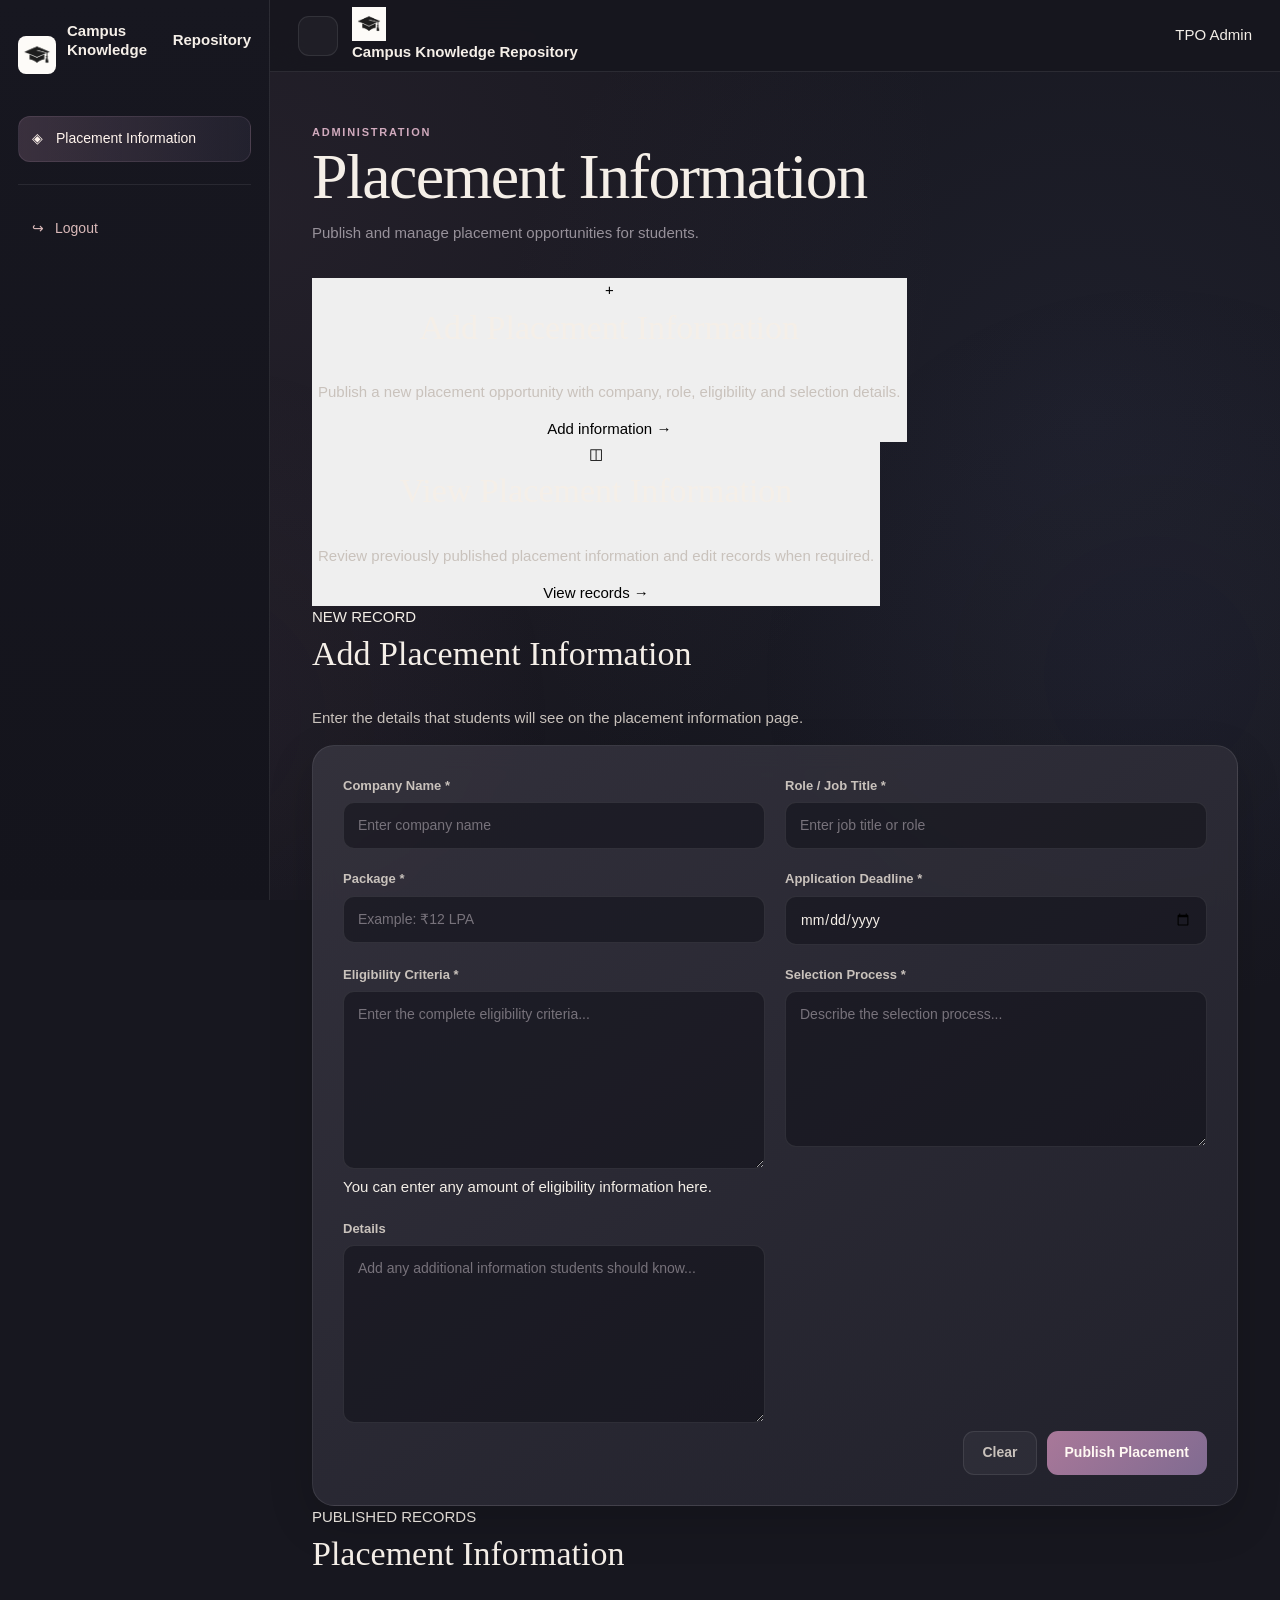
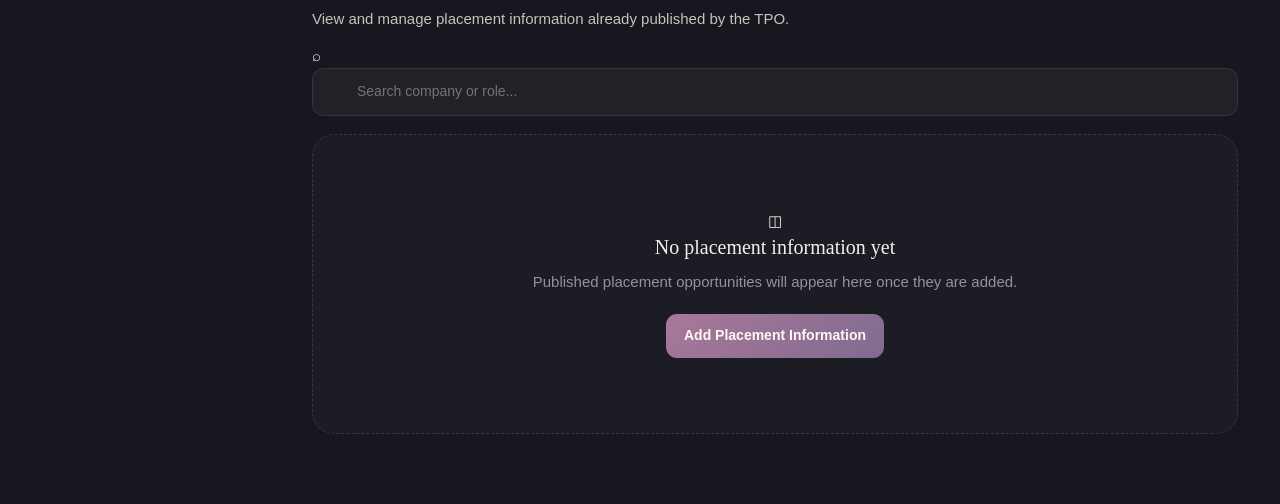
<file: DBMS mini project/tpo.html>
<!DOCTYPE html>
<html lang="en">
<head>
    <meta charset="UTF-8">
    <meta name="viewport" content="width=device-width, initial-scale=1.0">

    <title>TPO | Campus Knowledge Repository</title>

    <link rel="stylesheet" href="style.css">
</head>

<body class="app-page tpo-page">

    <div class="app-shell" id="appShell">

        <!-- =========================
             TPO SIDEBAR
        ========================== -->
        <aside class="sidebar" id="tpoSidebar">

            <div class="sidebar-header">

                <div class="brand-mark">
                    <img src="assets/logo.png"
                         alt="Campus Knowledge Repository Logo">
                </div>

                <div class="sidebar-brand">
                    <span class="sidebar-brand-title">
                        Campus Knowledge
                    </span>

                    <span class="sidebar-brand-subtitle">
                        Repository
                    </span>
                </div>

            </div>


            <nav class="sidebar-navigation">

                <a href="tpo.html"
                   class="sidebar-link active">

                    <span class="sidebar-link-icon">
                        ◈
                    </span>

                    <span>
                        Placement Information
                    </span>

                </a>

            </nav>


            <div class="sidebar-divider"></div>


            <div class="sidebar-bottom">

                <button class="sidebar-link sidebar-logout"
                        id="logoutButton"
                        type="button">

                    <span class="sidebar-link-icon">
                        ↪
                    </span>

                    <span>
                        Logout
                    </span>

                </button>

            </div>

        </aside>


        <!-- =========================
             MAIN CONTENT
        ========================== -->
        <main class="main-content">

            <!-- TOPBAR -->
            <header class="topbar">

                <div class="topbar-left">

                    <button class="icon-button sidebar-toggle"
                            id="sidebarToggle"
                            type="button"
                            aria-label="Toggle navigation">

                        <span></span>
                        <span></span>
                        <span></span>

                    </button>

                    <div class="topbar-brand">

                        <img src="assets/logo.png"
                             alt="Campus Knowledge Repository Logo">

                        <span>
                            Campus Knowledge Repository
                        </span>

                    </div>

                </div>


                <div class="topbar-right">

                    <div class="tpo-user-label">
                        <span class="tpo-user-role">
                            TPO Admin
                        </span>
                    </div>

                </div>

            </header>


            <!-- PAGE CONTAINER -->
            <div class="page-container tpo-container">

                <!-- =========================
                     PAGE HEADER
                ========================== -->
                <section class="page-header tpo-page-header">

                    <div>

                        <span class="eyebrow">
                            ADMINISTRATION
                        </span>

                        <h1>
                            Placement Information
                        </h1>

                        <p>
                            Publish and manage placement opportunities
                            for students.
                        </p>

                    </div>

                </section>


                <!-- =========================
                     ACTION CARDS
                ========================== -->
                <section class="tpo-action-grid">

                    <!-- ADD -->
                    <button class="tpo-action-card"
                            id="tpoAddPlacementButton"
                            type="button">

                        <div class="tpo-action-icon">
                            +
                        </div>

                        <div class="tpo-action-content">

                            <h2>
                                Add Placement Information
                            </h2>

                            <p>
                                Publish a new placement opportunity
                                with company, role, eligibility and
                                selection details.
                            </p>

                            <span class="tpo-action-link">
                                Add information
                                <span>→</span>
                            </span>

                        </div>

                    </button>


                    <!-- VIEW -->
                    <button class="tpo-action-card"
                            id="tpoViewPlacementButton"
                            type="button">

                        <div class="tpo-action-icon">
                            ◫
                        </div>

                        <div class="tpo-action-content">

                            <h2>
                                View Placement Information
                            </h2>

                            <p>
                                Review previously published placement
                                information and edit records when required.
                            </p>

                            <span class="tpo-action-link">
                                View records
                                <span>→</span>
                            </span>

                        </div>

                    </button>

                </section>


                <!-- =========================
                     ADD PLACEMENT SECTION
                ========================== -->
                <section class="content-section tpo-form-section"
                         id="tpoAddPlacementSection">

                    <div class="section-heading-row">

                        <div>

                            <span class="section-kicker">
                                NEW RECORD
                            </span>

                            <h2>
                                Add Placement Information
                            </h2>

                            <p>
                                Enter the details that students will see
                                on the placement information page.
                            </p>

                        </div>

                    </div>


                    <form id="tpoPlacementForm"
                          class="form-card"
                          novalidate>

                        <div class="form-grid">

                            <!-- COMPANY -->
                            <div class="form-field">

                                <label for="tpoCompanyName">
                                    Company Name
                                    <span>*</span>
                                </label>

                                <input
                                    type="text"
                                    id="tpoCompanyName"
                                    name="company_name"
                                    placeholder="Enter company name"
                                    autocomplete="organization"
                                    required
                                >

                            </div>


                            <!-- ROLE -->
                            <div class="form-field">

                                <label for="tpoRole">
                                    Role / Job Title
                                    <span>*</span>
                                </label>

                                <input
                                    type="text"
                                    id="tpoRole"
                                    name="role"
                                    placeholder="Enter job title or role"
                                    required
                                >

                            </div>


                            <!-- PACKAGE -->
                            <div class="form-field">

                                <label for="tpoPackage">
                                    Package
                                    <span>*</span>
                                </label>

                                <input
                                    type="text"
                                    id="tpoPackage"
                                    name="package"
                                    placeholder="Example: ₹12 LPA"
                                    required
                                >

                            </div>


                            <!-- APPLICATION DEADLINE -->
                            <div class="form-field">

                                <label for="tpoApplicationDeadline">
                                    Application Deadline
                                    <span>*</span>
                                </label>

                                <input
                                    type="date"
                                    id="tpoApplicationDeadline"
                                    name="application_deadline"
                                    required
                                >

                            </div>


                            <!-- ELIGIBILITY -->
                            <div class="form-field form-field-full">

                                <label for="tpoEligibility">
                                    Eligibility Criteria
                                    <span>*</span>
                                </label>

                                <textarea
                                    id="tpoEligibility"
                                    name="eligibility"
                                    rows="7"
                                    placeholder="Enter the complete eligibility criteria..."
                                    required
                                ></textarea>

                                <span class="field-hint">
                                    You can enter any amount of eligibility
                                    information here.
                                </span>

                            </div>


                            <!-- SELECTION PROCESS -->
                            <div class="form-field form-field-full">

                                <label for="tpoSelectionProcess">
                                    Selection Process
                                    <span>*</span>
                                </label>

                                <textarea
                                    id="tpoSelectionProcess"
                                    name="selection_process"
                                    rows="6"
                                    placeholder="Describe the selection process..."
                                    required
                                ></textarea>

                            </div>


                            <!-- DETAILS -->
                            <div class="form-field form-field-full">

                                <label for="tpoDetails">
                                    Details
                                </label>

                                <textarea
                                    id="tpoDetails"
                                    name="details"
                                    rows="7"
                                    placeholder="Add any additional information students should know..."
                                ></textarea>

                            </div>

                        </div>


                        <!-- FORM ACTIONS -->
                        <div class="form-actions">

                            <button type="button"
                                    class="secondary-button"
                                    id="cancelTpoPlacement">
                                Clear
                            </button>

                            <button type="submit"
                                    class="primary-button">
                                Publish Placement
                            </button>

                        </div>


                        <div class="form-status"
                             id="tpoFormStatus"
                             aria-live="polite">
                        </div>

                    </form>

                </section>


                <!-- =========================
                     VIEW PLACEMENTS SECTION
                ========================== -->
                <section class="content-section tpo-view-section"
                         id="tpoViewPlacementSection">

                    <div class="section-heading-row">

                        <div>

                            <span class="section-kicker">
                                PUBLISHED RECORDS
                            </span>

                            <h2>
                                Placement Information
                            </h2>

                            <p>
                                View and manage placement information
                                already published by the TPO.
                            </p>

                        </div>

                    </div>


                    <!-- SEARCH / FILTER -->
                    <div class="content-toolbar tpo-toolbar">

                        <div class="search-box">

                            <span class="search-icon">
                                ⌕
                            </span>

                            <input
                                type="search"
                                id="tpoPlacementSearch"
                                placeholder="Search company or role..."
                                autocomplete="off"
                            >

                        </div>

                    </div>


                    <!-- EMPTY STATE -->
                    <div class="empty-state"
                         id="tpoPlacementEmptyState">

                        <div class="empty-state-icon">
                            ◫
                        </div>

                        <h3>
                            No placement information yet
                        </h3>

                        <p>
                            Published placement opportunities will
                            appear here once they are added.
                        </p>

                        <button
                            type="button"
                            class="primary-button"
                            id="emptyTpoAddButton">
                            Add Placement Information
                        </button>

                    </div>


                    <!-- DATABASE RECORDS WILL APPEAR HERE -->
                    <div class="card-grid"
                         id="tpoPlacementCardGrid">
                    </div>

                </section>

            </div>

        </main>

    </div>


    <!-- =========================
         EDIT PLACEMENT MODAL
    ========================== -->
    <div class="modal-overlay"
         id="tpoEditModal"
         aria-hidden="true">

        <div class="modal modal-large">

            <button class="modal-close"
                    id="closeTpoEditModal"
                    type="button"
                    aria-label="Close">
                ×
            </button>

            <div class="modal-header">

                <span class="section-kicker">
                    EDIT RECORD
                </span>

                <h2>
                    Edit Placement Information
                </h2>

                <p>
                    Update the information currently visible to students.
                </p>

            </div>


            <form id="tpoEditPlacementForm"
                  class="modal-form"
                  novalidate>

                <input type="hidden"
                       id="tpoEditPlacementId"
                       name="placement_id">


                <div class="form-grid">

                    <div class="form-field">

                        <label for="tpoEditCompanyName">
                            Company Name
                            <span>*</span>
                        </label>

                        <input
                            type="text"
                            id="tpoEditCompanyName"
                            required
                        >

                    </div>


                    <div class="form-field">

                        <label for="tpoEditRole">
                            Role / Job Title
                            <span>*</span>
                        </label>

                        <input
                            type="text"
                            id="tpoEditRole"
                            required
                        >

                    </div>


                    <div class="form-field">

                        <label for="tpoEditPackage">
                            Package
                            <span>*</span>
                        </label>

                        <input
                            type="text"
                            id="tpoEditPackage"
                            required
                        >

                    </div>


                    <div class="form-field">

                        <label for="tpoEditApplicationDeadline">
                            Application Deadline
                            <span>*</span>
                        </label>

                        <input
                            type="date"
                            id="tpoEditApplicationDeadline"
                            required
                        >

                    </div>


                    <div class="form-field form-field-full">

                        <label for="tpoEditEligibility">
                            Eligibility Criteria
                            <span>*</span>
                        </label>

                        <textarea
                            id="tpoEditEligibility"
                            rows="7"
                            required
                        ></textarea>

                    </div>


                    <div class="form-field form-field-full">

                        <label for="tpoEditSelectionProcess">
                            Selection Process
                            <span>*</span>
                        </label>

                        <textarea
                            id="tpoEditSelectionProcess"
                            rows="6"
                            required
                        ></textarea>

                    </div>


                    <div class="form-field form-field-full">

                        <label for="tpoEditDetails">
                            Details
                        </label>

                        <textarea
                            id="tpoEditDetails"
                            rows="7"
                        ></textarea>

                    </div>

                </div>


                <div class="form-actions">

                    <button
                        type="button"
                        class="secondary-button"
                        id="cancelTpoEdit">
                        Cancel
                    </button>

                    <button
                        type="submit"
                        class="primary-button">
                        Save Changes
                    </button>

                </div>


                <div class="form-status"
                     id="tpoEditStatus"
                     aria-live="polite">
                </div>

            </form>

        </div>

    </div>


    <!-- =========================
         LOGOUT MODAL
    ========================== -->
    <div class="modal-overlay"
         id="logoutModal"
         aria-hidden="true">

        <div class="modal modal-small">

            <button class="modal-close"
                    id="logoutModalClose"
                    type="button"
                    aria-label="Close">
                ×
            </button>

            <div class="modal-header">

                <span class="section-kicker">
                    SIGN OUT
                </span>

                <h2>
                    Logout?
                </h2>

                <p>
                    Are you sure you want to leave the repository?
                </p>

            </div>


            <div class="modal-actions">

                <button
                    type="button"
                    class="secondary-button"
                    id="cancelLogout">
                    Cancel
                </button>

                <button
                    type="button"
                    class="primary-button"
                    id="confirmLogout">
                    Logout
                </button>

            </div>

        </div>

    </div>


    <script src="script.js"></script>

</body>
</html>
</file>
<file: DBMS mini project/style.css>
/* =========================================================
   CAMPUS KNOWLEDGE REPOSITORY
   PART 1 — GLOBAL FOUNDATION
   ========================================================= */


/* =========================================================
   1. RESET
   ========================================================= */

*,
*::before,
*::after {
    box-sizing: border-box;
}

html {
    width: 100%;
    min-height: 100%;
    scroll-behavior: smooth;
}

body {
    width: 100%;
    min-height: 100vh;
    margin: 0;
    padding: 0;

    background:
        radial-gradient(
            circle at 20% 10%,
            rgba(125, 95, 120, 0.12),
            transparent 32%
        ),
        radial-gradient(
            circle at 85% 20%,
            rgba(80, 90, 130, 0.12),
            transparent 30%
        ),
        #17171f;

    color: #f3eee7;

    font-family:
        "Segoe UI",
        Arial,
        Helvetica,
        sans-serif;

    font-size: 15px;
    line-height: 1.5;

    overflow-x: hidden;
}


/* Prevent old decorative elements from creating
   giant black shapes. */

img {
    max-width: 100%;
    height: auto;
    display: block;
}

svg {
    max-width: 100%;
}

button,
input,
textarea,
select {
    font: inherit;
}

button {
    cursor: pointer;
}

a {
    color: inherit;
    text-decoration: none;
}


/* =========================================================
   2. GLOBAL COLORS
   ========================================================= */

:root {

    --bg-main: #17171f;
    --bg-dark: #111118;
    --bg-sidebar: #15151d;
    --bg-panel: #24232d;
    --bg-panel-light: #2b2a35;

    --glass: rgba(38, 37, 47, 0.88);
    --glass-soft: rgba(45, 43, 55, 0.72);

    --border: rgba(255, 255, 255, 0.09);
    --border-strong: rgba(255, 255, 255, 0.14);

    --text-main: #f5efe8;
    --text-soft: #c9c2bc;
    --text-muted: #97919a;

    --accent: #b38aa6;
    --accent-light: #d0aabd;
    --accent-dark: #806178;

    --blue: #8b91c9;
    --green: #91ad9a;
    --warning: #c7a56f;
    --danger: #c77f85;

    --radius-small: 10px;
    --radius-medium: 16px;
    --radius-large: 22px;

    --sidebar-width: 270px;
    --topbar-height: 72px;

    --content-max-width: 1380px;
}


/* =========================================================
   3. PAGE BACKGROUND
   ========================================================= */

body::before {
    content: "";
    position: fixed;

    inset: 0;

    pointer-events: none;

    background:
        radial-gradient(
            circle at 15% 80%,
            rgba(167, 115, 150, 0.06),
            transparent 28%
        ),
        radial-gradient(
            circle at 90% 75%,
            rgba(91, 102, 157, 0.05),
            transparent 30%
        );

    z-index: -1;
}


/* =========================================================
   4. GLOBAL TYPOGRAPHY
   ========================================================= */

/*
   Large page headings:
   editorial serif style.
*/

h1,
h2,
h3 {
    margin-top: 0;
    color: var(--text-main);
}

h1,
.page-title,
.main-heading {
    font-family:
        Georgia,
        "Times New Roman",
        serif;

    font-weight: 400;
    letter-spacing: -0.025em;
}

h1 {
    font-size: clamp(42px, 5vw, 68px);
    line-height: 1.05;
}

h2 {
    font-family:
        Georgia,
        "Times New Roman",
        serif;

    font-size: 34px;
    font-weight: 400;
}

h3 {
    font-size: 20px;
    font-weight: 600;
}

p {
    margin-top: 0;
    color: var(--text-soft);
}


/* =========================================================
   5. APP SHELL
   ========================================================= */

.app-shell {
    width: 100%;
    min-height: 100vh;
    position: relative;
}


/* =========================================================
   6. SIDEBAR
   ========================================================= */

.sidebar,
.side-navigation {
    position: fixed;

    left: 0;
    top: 0;
    bottom: 0;

    width: var(--sidebar-width);

    background:
        linear-gradient(
            180deg,
            #171720 0%,
            #14141c 100%
        );

    border-right: 1px solid var(--border);

    z-index: 1000;

    padding: 22px 18px;

    overflow-y: auto;
    overflow-x: hidden;

    scrollbar-width: thin;
}


/* New structure */

.sidebar {
    display: flex;
    flex-direction: column;
}


/* Old structure */

.side-navigation {
    display: block;
}


/* =========================================================
   SIDEBAR BRAND
   ========================================================= */

.sidebar-brand,
.sidebar-header,
.brand-area {
    width: 100%;

    display: flex;
    align-items: center;
    gap: 11px;

    margin-bottom: 28px;
}


/*
   IMPORTANT:
   This prevents the logo from becoming the giant square
   seen in the screenshot.
*/

.sidebar-brand img,
.sidebar-header img,
.brand-area img,
.sidebar img {
    width: 38px !important;
    height: 38px !important;

    max-width: 38px !important;
    max-height: 38px !important;

    object-fit: contain;

    flex: 0 0 38px;

    border-radius: 8px;
}


/*
   If the logo is inside a dedicated logo box.
*/

.sidebar-logo,
.logo-small {
    width: 40px !important;
    height: 40px !important;

    max-width: 40px !important;
    max-height: 40px !important;

    object-fit: contain;

    flex-shrink: 0;
}


.sidebar-brand h1,
.sidebar-brand h2,
.sidebar-brand h3,
.sidebar-brand p,
.sidebar-header h1,
.sidebar-header h2,
.sidebar-header h3,
.sidebar-header p {
    margin: 0;
}


/* Brand title */

.sidebar-brand span,
.sidebar-brand .brand-title,
.sidebar-title,
.brand-title {
    color: var(--text-main);

    font-size: 15px;
    font-weight: 600;

    line-height: 1.25;
}


/* =========================================================
   SIDEBAR NAVIGATION
   ========================================================= */

.sidebar-nav,
.sidebar-menu,
.navigation-menu {
    display: flex;
    flex-direction: column;
    gap: 6px;

    width: 100%;
}


/* Links */

.sidebar-link,
.sidebar-item,
.nav-link,
.navigation-link {
    width: 100%;

    min-height: 46px;

    display: flex;
    align-items: center;

    gap: 13px;

    padding: 11px 13px;

    border-radius: 12px;

    color: var(--text-soft);

    background: transparent;

    border: 1px solid transparent;

    font-size: 14px;
    font-weight: 500;

    transition:
        background 0.2s ease,
        color 0.2s ease,
        border-color 0.2s ease,
        transform 0.2s ease;
}


.sidebar-link:hover,
.sidebar-item:hover,
.nav-link:hover,
.navigation-link:hover {
    background: rgba(255, 255, 255, 0.055);

    color: var(--text-main);

    border-color: rgba(255, 255, 255, 0.05);

    transform: translateX(2px);
}


/* Active navigation */

.sidebar-link.active,
.sidebar-link[aria-current="page"],
.sidebar-item.active,
.nav-link.active,
.navigation-link.active {
    background:
        linear-gradient(
            90deg,
            rgba(177, 135, 164, 0.23),
            rgba(119, 111, 151, 0.12)
        );

    color: #fff4ed;

    border-color:
        rgba(191, 153, 180, 0.14);
}


/* Navigation icons */

.sidebar-link svg,
.sidebar-link i,
.sidebar-link img,
.sidebar-item svg,
.sidebar-item i,
.nav-link svg,
.nav-link i {
    width: 18px;
    height: 18px;

    flex: 0 0 18px;

    object-fit: contain;
}


/* =========================================================
   SIDEBAR DIVIDER
   ========================================================= */

.sidebar-divider,
.navigation-divider {
    width: 100%;
    height: 1px;

    margin: 22px 0;

    background:
        rgba(255, 255, 255, 0.08);
}


/* =========================================================
   SIDEBAR LOGOUT
   ========================================================= */

.sidebar-footer {
    margin-top: auto;

    padding-top: 20px;
}


#logoutButton {
    width: 100%;

    min-height: 44px;

    display: flex;
    align-items: center;
    gap: 11px;

    padding: 10px 13px;

    border-radius: 11px;

    border: 1px solid transparent;

    background: transparent;

    color: #d9b9b9;

    font-size: 14px;
    font-weight: 500;

    text-align: left;

    transition: 0.2s ease;
}

#logoutButton:hover {
    background: rgba(199, 127, 133, 0.10);

    border-color:
        rgba(199, 127, 133, 0.12);

    color: #f1cccc;
}


/* =========================================================
   7. TOPBAR
   ========================================================= */

.topbar,
.top-navigation,
.top-nav {
    position: fixed;

    top: 0;
    right: 0;

    left: var(--sidebar-width);

    height: var(--topbar-height);

    z-index: 900;

    display: flex;
    align-items: center;
    justify-content: space-between;

    padding: 0 28px;

    background:
        rgba(23, 23, 31, 0.90);

    border-bottom:
        1px solid var(--border);

    backdrop-filter: blur(18px);
    -webkit-backdrop-filter: blur(18px);
}


/* =========================================================
   TOPBAR LEFT
   ========================================================= */

.topbar-left,
.top-navigation-left {
    display: flex;
    align-items: center;

    gap: 14px;

    min-width: 0;
}


.topbar-left img,
.top-navigation-left img,
.topbar-logo {
    width: 34px !important;
    height: 34px !important;

    max-width: 34px !important;
    max-height: 34px !important;

    object-fit: contain;

    flex-shrink: 0;
}


.topbar-title,
.topbar-brand,
.top-navigation-title {
    color: var(--text-main);

    font-size: 15px;
    font-weight: 600;

    white-space: nowrap;
}


/* =========================================================
   TOPBAR RIGHT
   ========================================================= */

.topbar-right,
.top-navigation-right {
    display: flex;
    align-items: center;

    gap: 12px;
}


/* =========================================================
   HAMBURGER
   ========================================================= */

.sidebar-toggle,
.menu-button,
#sidebarToggle {
    width: 40px;
    height: 40px;

    display: inline-flex;
    align-items: center;
    justify-content: center;

    border: 1px solid var(--border);

    border-radius: 11px;

    background:
        rgba(255, 255, 255, 0.035);

    color: var(--text-main);

    transition: 0.2s ease;
}

.sidebar-toggle:hover,
.menu-button:hover,
#sidebarToggle:hover {
    background:
        rgba(255, 255, 255, 0.08);
}


/* =========================================================
   PROFILE BUTTON
   ========================================================= */

.profile-button,
#profileButton,
.avatar-button {
    width: 42px;
    height: 42px;

    display: inline-flex;
    align-items: center;
    justify-content: center;

    border-radius: 50%;

    border: 1px solid
        rgba(210, 173, 196, 0.25);

    background:
        linear-gradient(
            145deg,
            rgba(181, 141, 166, 0.38),
            rgba(107, 99, 137, 0.30)
        );

    color: #fff4ee;

    font-weight: 600;

    cursor: pointer;
}


/* =========================================================
   8. MAIN CONTENT
   ========================================================= */

.main-content,
.page-content,
.main-container {
    min-height: 100vh;

    margin-left: var(--sidebar-width);

    padding-top: var(--topbar-height);

    width: calc(
        100% - var(--sidebar-width)
    );
}


/* =========================================================
   PAGE CONTAINER
   ========================================================= */

.page-container,
.content-container {
    width: min(
        100%,
        var(--content-max-width)
    );

    margin: 0 auto;

    padding: 48px 42px 70px;
}


/* =========================================================
   PAGE HEADER
   ========================================================= */

.page-header {
    width: 100%;

    margin-bottom: 34px;
}


.page-header .eyebrow,
.page-eyebrow,
.section-eyebrow {
    margin-bottom: 9px;

    color: var(--accent-light);

    font-size: 11px;
    font-weight: 700;

    letter-spacing: 0.16em;

    text-transform: uppercase;
}


.page-header h1,
.page-header h2 {
    margin-bottom: 12px;
}


.page-header p {
    max-width: 720px;

    margin-bottom: 0;

    color: var(--text-muted);

    font-size: 15px;
}


/* =========================================================
   9. CONTENT TOOLBAR
   ========================================================= */

.content-toolbar,
.toolbar {
    width: 100%;

    display: flex;
    align-items: center;
    gap: 12px;

    margin-bottom: 18px;
}


.search-box {
    flex: 1;

    min-width: 0;

    position: relative;
}


.search-box input,
.search-input,
input[type="search"] {
    width: 100%;

    min-height: 48px;

    padding:
        0 16px 0 44px;

    border-radius: 12px;

    border: 1px solid var(--border);

    outline: none;

    background:
        rgba(255, 255, 255, 0.045);

    color: var(--text-main);

    transition: 0.2s ease;
}


.search-box input:focus,
.search-input:focus,
input[type="search"]:focus {
    border-color:
        rgba(201, 163, 188, 0.42);

    background:
        rgba(255, 255, 255, 0.065);

    box-shadow:
        0 0 0 3px
        rgba(177, 135, 164, 0.08);
}


.search-box input::placeholder,
.search-input::placeholder {
    color: #77727b;
}


/* =========================================================
   10. FILTERS
   ========================================================= */

.filters-row,
.filter-row {
    width: 100%;

    display: flex;
    flex-wrap: wrap;

    gap: 9px;

    margin-bottom: 30px;
}


.filter-control,
.filters-row select,
.filter-row select {
    min-height: 42px;

    padding:
        0 34px 0 13px;

    border-radius: 10px;

    border: 1px solid var(--border);

    outline: none;

    background:
        rgba(255, 255, 255, 0.045);

    color: var(--text-soft);

    cursor: pointer;
}


.filter-control:focus,
.filters-row select:focus,
.filter-row select:focus {
    border-color:
        rgba(201, 163, 188, 0.35);
}


.filter-control option,
.filters-row select option,
.filter-row select option {
    background: #24232d;
    color: #f3eee7;
}


/* =========================================================
   11. BUTTONS
   ========================================================= */

button {
    border: none;
}


.primary-button,
.btn-primary,
.submit-button,
.action-button {
    min-height: 44px;

    display: inline-flex;
    align-items: center;
    justify-content: center;

    padding: 0 18px;

    border-radius: 11px;

    background:
        linear-gradient(
            135deg,
            #a97899,
            #806b91
        );

    color: #fff8f3;

    font-size: 14px;
    font-weight: 600;

    transition:
        transform 0.2s ease,
        filter 0.2s ease,
        box-shadow 0.2s ease;
}


.primary-button:hover,
.btn-primary:hover,
.submit-button:hover,
.action-button:hover {
    transform: translateY(-1px);

    filter: brightness(1.08);

    box-shadow:
        0 8px 24px
        rgba(115, 79, 105, 0.20);
}


.secondary-button,
.btn-secondary,
.cancel-button {
    min-height: 44px;

    display: inline-flex;
    align-items: center;
    justify-content: center;

    padding: 0 18px;

    border-radius: 11px;

    border: 1px solid var(--border);

    background:
        rgba(255, 255, 255, 0.045);

    color: var(--text-soft);

    font-size: 14px;
    font-weight: 600;
}


.secondary-button:hover,
.btn-secondary:hover,
.cancel-button:hover {
    background:
        rgba(255, 255, 255, 0.075);

    color: var(--text-main);
}


/* =========================================================
   PLUS BUTTON
   ========================================================= */

.add-button,
.plus-button,
#interviewAddButton,
#hackathonAddButton {
    width: 48px;
    height: 48px;

    flex: 0 0 48px;

    display: inline-flex;
    align-items: center;
    justify-content: center;

    border-radius: 13px;

    background:
        linear-gradient(
            135deg,
            #b184a0,
            #7f729d
        );

    color: white;

    font-size: 26px;
    font-weight: 300;

    box-shadow:
        0 8px 24px
        rgba(110, 75, 105, 0.16);
}


/* =========================================================
   12. GLASS CARDS
   ========================================================= */

.glass-card,
.content-card,
.form-card,
.dashboard-card,
.info-card,
.placement-card,
.tpo-placement-card {
    background:
        linear-gradient(
            145deg,
            rgba(53, 51, 62, 0.92),
            rgba(35, 35, 45, 0.92)
        );

    border:
        1px solid var(--border);

    border-radius:
        var(--radius-large);

    box-shadow:
        0 16px 45px
        rgba(0, 0, 0, 0.16);

    backdrop-filter:
        blur(12px);

    -webkit-backdrop-filter:
        blur(12px);
}


/* =========================================================
   13. CARD GRID
   ========================================================= */

.card-grid,
.content-grid,
.feature-grid {
    width: 100%;

    display: grid;

    grid-template-columns:
        repeat(
            auto-fit,
            minmax(
                280px,
                1fr
            )
        );

    gap: 18px;
}


/* =========================================================
   GENERIC CONTENT CARD
   ========================================================= */

.content-card {
    min-width: 0;

    padding: 24px;

    transition:
        transform 0.2s ease,
        border-color 0.2s ease;
}


.content-card:hover {
    transform: translateY(-2px);

    border-color:
        rgba(203, 165, 190, 0.18);
}


/* =========================================================
   14. EMPTY STATES
   ========================================================= */

.empty-state {
    width: 100%;

    min-height: 300px;

    display: flex;

    flex-direction: column;

    align-items: center;
    justify-content: center;

    padding: 45px 25px;

    text-align: center;

    border-radius:
        var(--radius-large);

    border:
        1px dashed
        rgba(255, 255, 255, 0.12);

    background:
        rgba(255, 255, 255, 0.025);
}


.empty-state h2,
.empty-state h3 {
    margin-bottom: 9px;

    font-family:
        Georgia,
        "Times New Roman",
        serif;

    font-weight: 400;

    color: var(--text-main);
}


.empty-state p {
    max-width: 500px;

    margin-bottom: 20px;

    color: var(--text-muted);
}


/* =========================================================
   15. FORMS
   ========================================================= */

.form-card {
    width: 100%;

    padding: 30px;
}


.form-grid {
    width: 100%;

    display: grid;

    grid-template-columns:
        repeat(
            2,
            minmax(0, 1fr)
        );

    gap: 20px;
}


.form-field {
    min-width: 0;

    display: flex;

    flex-direction: column;

    gap: 7px;
}


.form-field.full-width,
.form-field-wide {
    grid-column: 1 / -1;
}


.form-field label {
    color: var(--text-soft);

    font-size: 13px;
    font-weight: 600;
}


.form-field input,
.form-field textarea,
.form-field select,
input,
textarea,
select {
    width: 100%;

    min-width: 0;

    border-radius: 11px;

    border:
        1px solid
        var(--border);

    outline: none;

    background:
        rgba(17, 17, 24, 0.55);

    color: var(--text-main);

    padding: 12px 14px;

    font-size: 14px;

    transition: 0.2s ease;
}


.form-field input,
.form-field select,
select {
    min-height: 46px;
}


.form-field textarea,
textarea {
    min-height: 130px;

    resize: vertical;

    line-height: 1.55;
}


.form-field input:focus,
.form-field textarea:focus,
.form-field select:focus,
input:focus,
textarea:focus,
select:focus {
    border-color:
        rgba(204, 166, 191, 0.42);

    box-shadow:
        0 0 0 3px
        rgba(180, 137, 165, 0.07);
}


input::placeholder,
textarea::placeholder {
    color: #77727b;
}


.form-actions {
    grid-column: 1 / -1;

    display: flex;
    justify-content: flex-end;

    gap: 10px;

    margin-top: 8px;
}


/* =========================================================
   16. FORM STATUS
   ========================================================= */

.form-status {
    display: none;

    margin-top: 15px;

    padding: 12px 14px;

    border-radius: 10px;

    border:
        1px solid
        rgba(145, 173, 154, 0.18);

    background:
        rgba(145, 173, 154, 0.07);

    color: #bfd2c3;

    font-size: 13px;
}


/* =========================================================
   17. MODALS
   ========================================================= */

.modal-overlay {
    position: fixed;

    inset: 0;

    z-index: 2000;

    display: none;

    align-items: center;
    justify-content: center;

    padding: 25px;

    background:
        rgba(7, 7, 11, 0.76);

    backdrop-filter:
        blur(10px);

    -webkit-backdrop-filter:
        blur(10px);
}


.modal-overlay.active {
    display: flex;
}


.modal {
    width: min(
        100%,
        650px
    );

    max-height:
        calc(100vh - 50px);

    overflow-y: auto;

    padding: 30px;

    border-radius:
        var(--radius-large);

    border:
        1px solid
        rgba(255, 255, 255, 0.12);

    background:
        linear-gradient(
            145deg,
            #302e39,
            #211f29
        );

    box-shadow:
        0 30px 80px
        rgba(0, 0, 0, 0.42);
}


.modal-small {
    width: min(
        100%,
        440px
    );
}


.modal-large {
    width: min(
        100%,
        820px
    );
}


.modal h2,
.modal h3 {
    margin-bottom: 9px;
}


.modal p {
    color: var(--text-soft);
}


/* =========================================================
   MODAL CLOSE
   ========================================================= */

.modal-close,
.close-button {
    width: 38px;
    height: 38px;

    display: inline-flex;
    align-items: center;
    justify-content: center;

    border-radius: 50%;

    background:
        rgba(255, 255, 255, 0.055);

    color: var(--text-soft);

    font-size: 20px;
}


.modal-close:hover,
.close-button:hover {
    background:
        rgba(255, 255, 255, 0.09);

    color: white;
}


/* =========================================================
   18. DASHBOARD FOUNDATION
   ========================================================= */

.dashboard-container {
    width: 100%;
}


.dashboard-welcome {
    margin-bottom: 32px;
}


.dashboard-welcome h1 {
    margin-bottom: 8px;
}


.dashboard-welcome p {
    margin-bottom: 0;
}


/* =========================================================
   DASHBOARD TOP CARDS
   ========================================================= */

.dashboard-top-grid {
    width: 100%;

    display: grid;

    grid-template-columns:
        minmax(0, 1fr)
        minmax(0, 1fr);

    gap: 20px;

    margin-bottom: 38px;
}


.knowledge-card,
.premium-card {
    min-height: 260px;

    position: relative;

    overflow: hidden;

    padding: 30px;

    border-radius:
        var(--radius-large);

    border:
        1px solid var(--border);

    background:
        linear-gradient(
            135deg,
            rgba(73, 62, 72, 0.95),
            rgba(38, 37, 47, 0.95)
        );
}


/* Prevent decorative shapes from exploding */

.knowledge-card::before,
.premium-card::before,
.knowledge-card::after,
.premium-card::after {
    max-width: 250px;
    max-height: 250px;
}


.knowledge-points-number {
    position: relative;
    z-index: 2;

    font-family:
        Georgia,
        "Times New Roman",
        serif;

    font-size: 72px;

    line-height: 1;

    color: var(--text-main);
}


/* =========================================================
   KNOWLEDGE PROGRESS
   ========================================================= */

.knowledge-progress {
    width: 100%;

    height: 8px;

    margin-top: 25px;

    overflow: hidden;

    border-radius: 99px;

    background:
        rgba(255, 255, 255, 0.08);
}


.knowledge-progress-bar {
    width: 0%;

    height: 100%;

    border-radius: inherit;

    background:
        linear-gradient(
            90deg,
            #b488a1,
            #8e789e
        );
}


/* =========================================================
   PREMIUM CARD
   ========================================================= */

.premium-card h2,
.premium-card h3 {
    max-width: 420px;

    margin-bottom: 10px;
}


.premium-list {
    display: flex;

    flex-direction: column;

    gap: 8px;

    margin-top: 18px;
}


.premium-list-item {
    color: var(--text-soft);

    font-size: 13px;
}


/* =========================================================
   EXPLORE
   ========================================================= */

.explore-section {
    width: 100%;
}


.explore-heading {
    margin-bottom: 18px;
}


.explore-heading h2 {
    margin-bottom: 6px;
}


.explore-heading p {
    color: var(--text-muted);
}


.explore-grid {
    width: 100%;

    display: grid;

    grid-template-columns:
        repeat(
            3,
            minmax(0, 1fr)
        );

    gap: 16px;
}


.explore-card {
    min-height: 190px;

    padding: 24px;

    display: flex;

    flex-direction: column;

    justify-content: space-between;

    border-radius:
        var(--radius-medium);

    border:
        1px solid var(--border);

    background:
        linear-gradient(
            145deg,
            rgba(48, 47, 57, 0.92),
            rgba(32, 32, 42, 0.92)
        );

    transition:
        transform 0.2s ease,
        border-color 0.2s ease;
}


.explore-card:hover {
    transform: translateY(-3px);

    border-color:
        rgba(201, 163, 188, 0.20);
}


.explore-card h3 {
    margin-bottom: 7px;
}


.explore-card p {
    margin-bottom: 0;

    color: var(--text-muted);

    font-size: 13px;
}


/* =========================================================
   19. PLACEMENT CARDS
   ========================================================= */

.placement-card,
.tpo-placement-card {
    padding: 24px;

    min-width: 0;
}


.placement-card-header,
.tpo-placement-card-header {
    display: flex;

    align-items: flex-start;

    justify-content: space-between;

    gap: 15px;

    margin-bottom: 22px;
}


.placement-card-header h3,
.tpo-placement-card-header h3 {
    margin-bottom: 5px;
}


.placement-card-role,
.tpo-placement-card-role {
    margin: 0;

    color: var(--text-muted);

    font-size: 13px;
}


.placement-card-meta {
    display: grid;

    grid-template-columns:
        repeat(
            2,
            minmax(0, 1fr)
        );

    gap: 12px;
}


.placement-meta-item {
    min-width: 0;

    padding: 12px;

    border-radius: 10px;

    background:
        rgba(255, 255, 255, 0.035);
}


.placement-meta-item span {
    display: block;

    margin-bottom: 3px;

    color: var(--text-muted);

    font-size: 11px;
}


.placement-meta-item strong {
    display: block;

    color: var(--text-main);

    font-size: 13px;

    overflow-wrap: anywhere;
}


.placement-card-footer,
.tpo-card-footer {
    display: flex;

    justify-content: flex-end;

    margin-top: 20px;
}


.card-action-button {
    min-height: 40px;

    padding: 0 15px;

    border-radius: 10px;

    background:
        rgba(178, 135, 164, 0.12);

    border:
        1px solid
        rgba(178, 135, 164, 0.16);

    color: #dfc3d4;

    font-size: 13px;
    font-weight: 600;
}


.card-action-button:hover {
    background:
        rgba(178, 135, 164, 0.20);
}


/* =========================================================
   20. PROFILE
   ========================================================= */

.profile-grid {
    width: 100%;

    display: grid;

    grid-template-columns:
        minmax(0, 0.8fr)
        minmax(0, 1.2fr);

    gap: 20px;
}


.profile-overview-card,
.profile-points-card {
    padding: 28px;

    border-radius:
        var(--radius-large);

    border:
        1px solid var(--border);

    background:
        rgba(43, 42, 52, 0.88);
}


.profile-avatar {
    width: 88px;
    height: 88px;

    display: flex;
    align-items: center;
    justify-content: center;

    margin-bottom: 18px;

    border-radius: 50%;

    background:
        linear-gradient(
            135deg,
            #a9829d,
            #77759b
        );

    color: white;

    font-family:
        Georgia,
        "Times New Roman",
        serif;

    font-size: 32px;
}


/* =========================================================
   21. CONTRIBUTION GRID
   ========================================================= */

.contribution-grid {
    display: grid;

    grid-template-columns:
        repeat(
            2,
            minmax(0, 1fr)
        );

    gap: 12px;
}


.contribution-item {
    padding: 16px;

    border-radius: 12px;

    background:
        rgba(255, 255, 255, 0.035);

    border:
        1px solid var(--border);
}


.contribution-item strong {
    display: block;

    margin-bottom: 4px;

    color: var(--text-main);

    font-size: 24px;
}


.contribution-item span {
    color: var(--text-muted);

    font-size: 12px;
}


/* =========================================================
   22. LOGIN PAGE
   ========================================================= */

/*
   The login page has its own full-screen layout.
*/

body:has(#roleScreen),
body:has(#studentLoginScreen),
body:has(#tpoLoginScreen) {
    min-height: 100vh;

    background:
        radial-gradient(
            circle at 20% 30%,
            rgba(161, 111, 143, 0.15),
            transparent 32%
        ),
        radial-gradient(
            circle at 80% 70%,
            rgba(95, 104, 155, 0.12),
            transparent 35%
        ),
        #17171f;
}


.login-page,
.login-wrapper,
.login-container {
    width: 100%;
    min-height: 100vh;

    display: flex;

    align-items: center;
    justify-content: center;

    padding: 30px;
}


/* =========================================================
   LOGIN GLASS CARD
   ========================================================= */

.login-card,
.login-portal,
.role-card-container {
    width: min(
        100%,
        880px
    );

    padding: 42px;

    border-radius:
        26px;

    border:
        1px solid
        rgba(255, 255, 255, 0.13);

    background:
        rgba(37, 36, 46, 0.82);

    box-shadow:
        0 35px 100px
        rgba(0, 0, 0, 0.38);

    backdrop-filter:
        blur(24px);

    -webkit-backdrop-filter:
        blur(24px);
}


/* =========================================================
   LOGIN LOGO
   ========================================================= */

.login-logo,
.login-card img,
.portal-logo {
    width: 72px !important;
    height: 72px !important;

    max-width: 72px !important;
    max-height: 72px !important;

    margin: 0 auto 18px;

    object-fit: contain;

    border-radius: 14px;
}


/* =========================================================
   LOGIN BRAND
   ========================================================= */

.login-brand,
.portal-brand {
    text-align: center;

    margin-bottom: 28px;
}


.login-brand h1,
.portal-brand h1 {
    margin-bottom: 7px;

    font-size: 42px;
}


.login-brand p,
.portal-brand p {
    margin-bottom: 0;

    color: var(--text-muted);

    font-size: 12px;

    letter-spacing: 0.16em;

    text-transform: uppercase;
}


/* =========================================================
   ROLE CARDS
   ========================================================= */

.role-options,
.role-grid,
.login-role-grid {
    width: 100%;

    display: grid;

    grid-template-columns:
        repeat(
            2,
            minmax(0, 1fr)
        );

    gap: 15px;
}


.role-option,
.role-card,
.role-button {
    min-height: 190px;

    padding: 25px;

    display: flex;

    flex-direction: column;

    justify-content: space-between;

    text-align: left;

    border-radius:
        var(--radius-large);

    border:
        1px solid var(--border);

    background:
        rgba(255, 255, 255, 0.045);

    color: var(--text-main);

    transition:
        transform 0.2s ease,
        background 0.2s ease,
        border-color 0.2s ease;
}


.role-option:hover,
.role-card:hover,
.role-button:hover {
    transform: translateY(-2px);

    background:
        rgba(255, 255, 255, 0.07);

    border-color:
        rgba(199, 159, 184, 0.22);
}


/* =========================================================
   LOGIN FORM
   ========================================================= */

.login-form {
    width: min(
        100%,
        520px
    );

    margin: 0 auto;
}


.login-form .form-field {
    margin-bottom: 15px;
}


.login-form input {
    min-height: 50px;
}


.login-form button[type="submit"] {
    width: 100%;

    margin-top: 10px;
}


/* =========================================================
   PASSWORD FIELD
   ========================================================= */

.password-field {
    position: relative;
}


.password-field input {
    padding-right: 52px;
}


.password-toggle {
    position: absolute;

    right: 8px;
    top: 50%;

    transform: translateY(-50%);

    width: 38px;
    height: 38px;

    border-radius: 9px;

    background: transparent;

    color: var(--text-muted);
}


.password-toggle:hover {
    background:
        rgba(255, 255, 255, 0.06);

    color: var(--text-main);
}


/* =========================================================
   LOGIN STATUS
   ========================================================= */

#loginStatusLayer {
    position: fixed;

    inset: 0;

    z-index: 5000;

    display: none;

    align-items: center;
    justify-content: center;

    padding: 25px;

    background:
        rgba(10, 10, 15, 0.76);

    backdrop-filter:
        blur(12px);
}


#loginStatusLayer.active {
    display: flex;
}


#loginErrorModal,
#loginSuccessModal {
    display: none;
}


#loginErrorModal.active,
#loginSuccessModal.active {
    display: block;
}


/* =========================================================
   23. FILE UPLOAD
   ========================================================= */

.file-drop-area {
    width: 100%;

    min-height: 130px;

    display: flex;

    align-items: center;
    justify-content: center;

    padding: 20px;

    border-radius: 13px;

    border:
        1px dashed
        rgba(255, 255, 255, 0.14);

    background:
        rgba(255, 255, 255, 0.025);

    color: var(--text-muted);

    text-align: center;

    cursor: pointer;

    transition: 0.2s ease;
}


.file-drop-area:hover,
.file-drop-area.drag-active {
    border-color:
        rgba(191, 153, 180, 0.38);

    background:
        rgba(177, 135, 164, 0.06);
}


/* =========================================================
   24. RATING
   ========================================================= */

.rating-selector {
    display: flex;

    gap: 7px;
}


.rating-star {
    width: 34px;
    height: 34px;

    display: flex;
    align-items: center;
    justify-content: center;

    border-radius: 8px;

    background:
        rgba(255, 255, 255, 0.04);

    color: #77727b;

    cursor: pointer;

    font-size: 18px;
}


.rating-star.active,
.rating-star:hover {
    color: #d8b5c9;

    background:
        rgba(180, 137, 165, 0.12);
}


/* =========================================================
   25. HIDE UTILITIES
   ========================================================= */

.hidden {
    display: none !important;
}


.is-hidden {
    display: none !important;
}


/* =========================================================
   26. RESPONSIVE — TABLET
   ========================================================= */

@media (max-width: 1100px) {

    :root {
        --sidebar-width: 235px;
    }

    .page-container,
    .content-container {
        padding-left: 28px;
        padding-right: 28px;
    }

    .explore-grid {
        grid-template-columns:
            repeat(
                2,
                minmax(0, 1fr)
            );
    }

    .dashboard-top-grid {
        grid-template-columns:
            1fr;
    }

    .profile-grid {
        grid-template-columns:
            1fr;
    }

}


/* =========================================================
   27. RESPONSIVE — MOBILE
   ========================================================= */

@media (max-width: 700px) {

    :root {
        --sidebar-width: 270px;
        --topbar-height: 64px;
    }


    /* Sidebar */

    .sidebar,
    .side-navigation {
        transform:
            translateX(-100%);

        transition:
            transform 0.25s ease;

        box-shadow:
            15px 0 50px
            rgba(0, 0, 0, 0.30);
    }


    .sidebar.open,
    .side-navigation.open {
        transform:
            translateX(0);
    }


    /* Topbar */

    .topbar,
    .top-navigation,
    .top-nav {
        left: 0;

        padding:
            0 16px;
    }


    /* Main */

    .main-content,
    .page-content,
    .main-container {
        width: 100%;

        margin-left: 0;
    }


    .page-container,
    .content-container {
        padding:
            32px 17px 55px;
    }


    /* Heading */

    h1,
    .page-title,
    .main-heading {
        font-size: 42px;
    }


    /* Forms */

    .form-grid {
        grid-template-columns: 1fr;
    }


    .form-field.full-width,
    .form-field-wide {
        grid-column: auto;
    }


    .form-actions {
        grid-column: auto;

        flex-direction: column;
    }


    .form-actions button {
        width: 100%;
    }


    /* Cards */

    .explore-grid,
    .card-grid,
    .content-grid {
        grid-template-columns: 1fr;
    }


    .dashboard-top-grid {
        grid-template-columns: 1fr;
    }


    /* Toolbar */

    .content-toolbar,
    .toolbar {
        align-items: stretch;

        flex-direction: column;
    }


    .add-button,
    .plus-button,
    #interviewAddButton,
    #hackathonAddButton {
        width: 100%;
        height: 46px;
    }


    /* Filters */

    .filters-row,
    .filter-row {
        display: grid;

        grid-template-columns: 1fr 1fr;
    }


    .filter-control,
    .filters-row select,
    .filter-row select {
        width: 100%;
    }


    /* Login */

    .login-page,
    .login-wrapper,
    .login-container {
        padding: 16px;
    }


    .login-card,
    .login-portal,
    .role-card-container {
        padding: 26px 20px;

        border-radius: 20px;
    }


    .login-brand h1,
    .portal-brand h1 {
        font-size: 34px;
    }


    .role-options,
    .role-grid,
    .login-role-grid {
        grid-template-columns: 1fr;
    }


    /* Profile */

    .contribution-grid {
        grid-template-columns: 1fr;
    }

}


/* =========================================================
   28. VERY SMALL SCREENS
   ========================================================= */

@media (max-width: 430px) {

    .page-container,
    .content-container {
        padding:
            25px 13px 45px;
    }


    h1,
    .page-title,
    .main-heading {
        font-size: 35px;
    }


    .filters-row,
    .filter-row {
        grid-template-columns: 1fr;
    }


    .modal-overlay {
        padding: 12px;
    }


    .modal {
        padding: 22px;

        max-height:
            calc(100vh - 24px);
    }


    .knowledge-points-number {
        font-size: 58px;
    }

}


/* =========================================================
   29. SAFETY RULES FOR OLD DECORATIVE ELEMENTS
   ========================================================= */

/*
   These rules prevent old decorative shapes from
   becoming huge black objects.

   If an old HTML version contains decorative circles,
   stars, blobs, etc., they remain contained.
*/

.decorative-shape,
.background-shape,
.glow-shape,
.abstract-shape {
    position: absolute;

    max-width: 280px;
    max-height: 280px;

    pointer-events: none;

    overflow: hidden;
}


/*
   Never allow arbitrary image elements inside cards
   to consume the entire page.
*/

.content-card img,
.placement-card img,
.tpo-placement-card img,
.explore-card img {
    max-width: 100%;

    object-fit: contain;
}


/* =========================================================
   30. ACCESSIBILITY
   ========================================================= */

:focus-visible {
    outline:
        2px solid
        rgba(201, 163, 188, 0.65);

    outline-offset: 2px;
}


/* =========================================================
   END OF PART 1 FOUNDATION
   ========================================================= */
</file>
